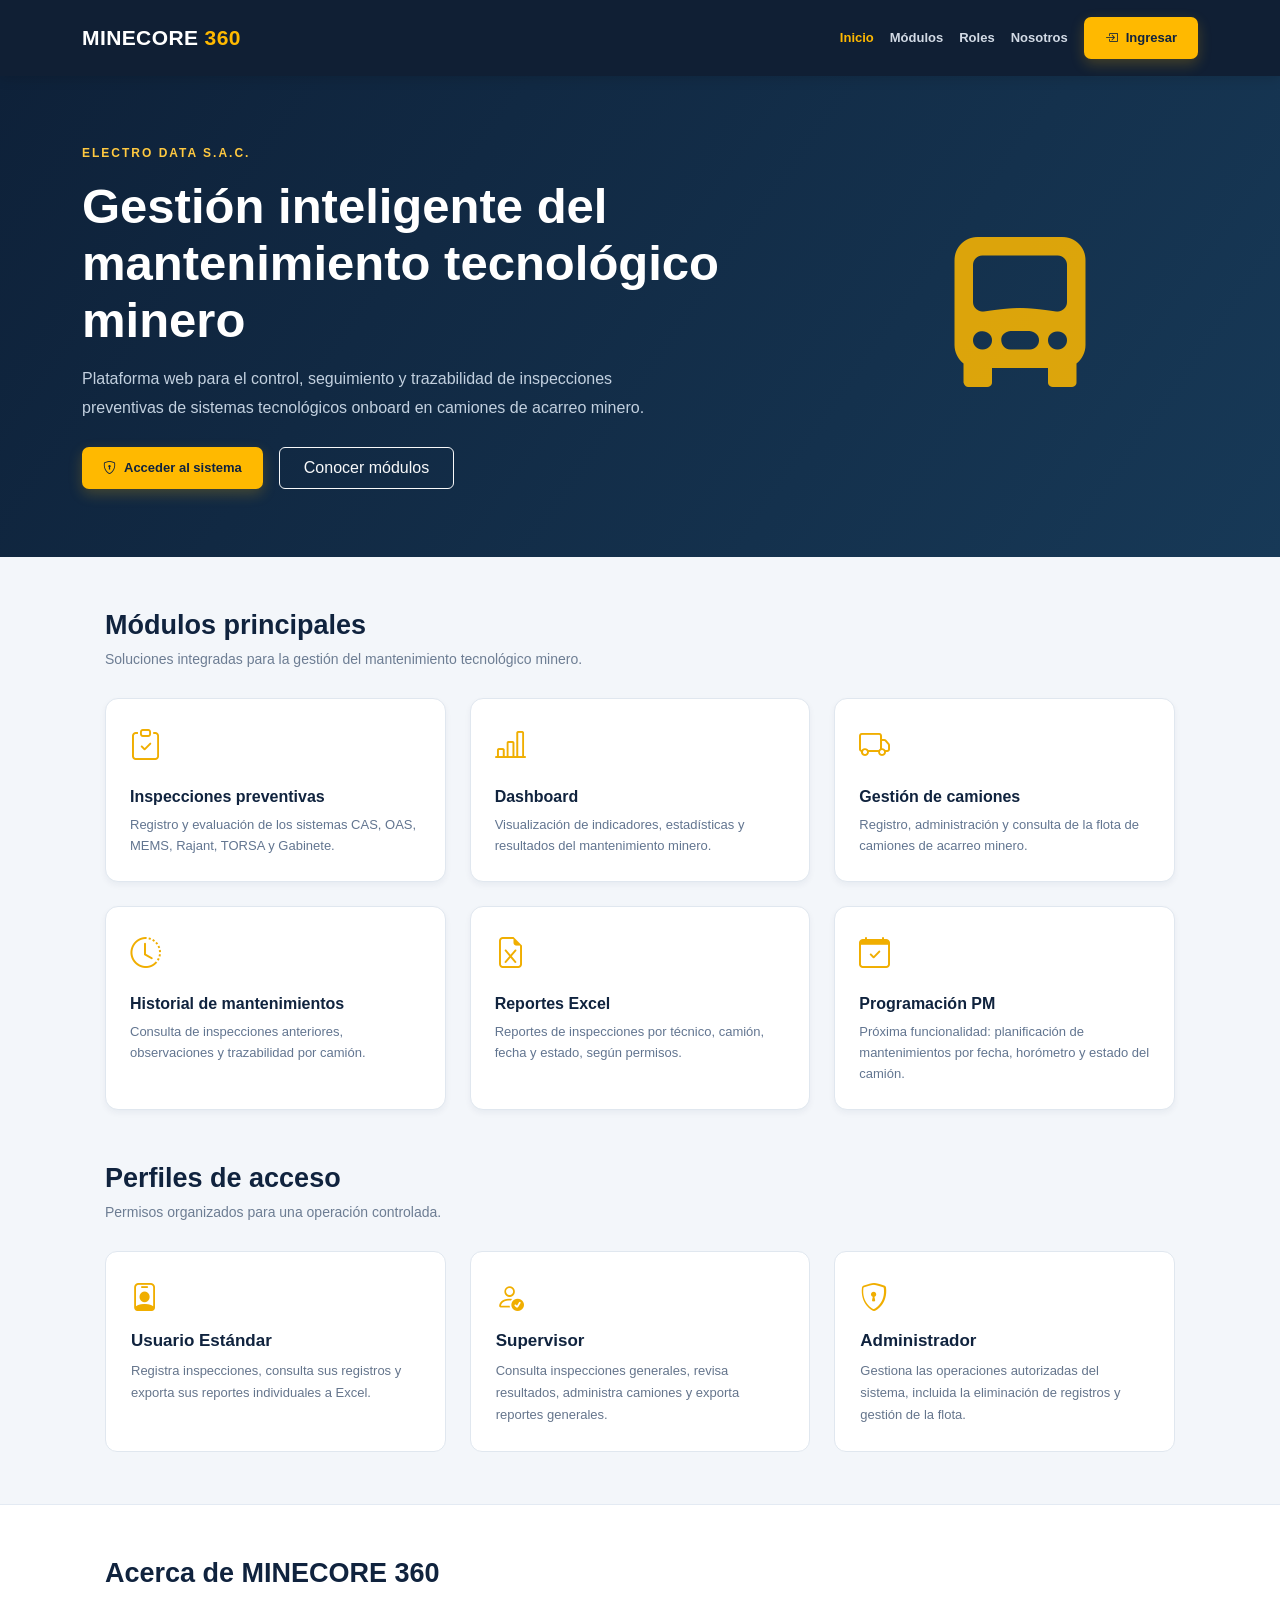
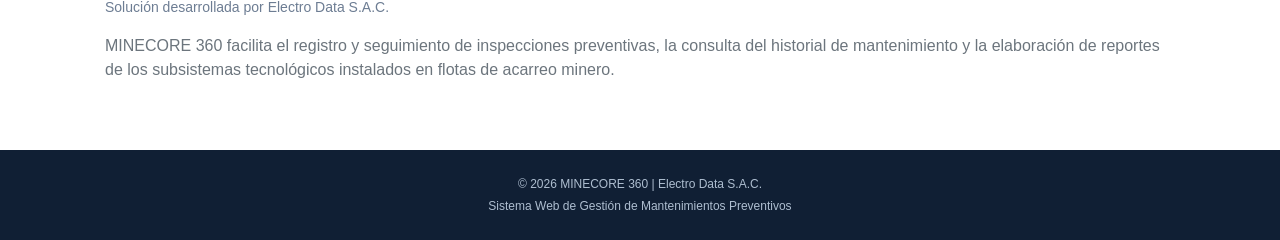
<file: src/main/java/com/electrodata/minecore360/respaldo/index.html>
<!doctype html>
<html lang="es" xmlns:th="http://www.thymeleaf.org">
  <head>
    <meta charset="UTF-8" />
    <meta name="viewport" content="width=device-width, initial-scale=1.0" />
    <title>MINECORE 360 | Electro Data S.A.C.</title>

    <link
      href="https://cdn.jsdelivr.net/npm/bootstrap@5.3.3/dist/css/bootstrap.min.css"
      rel="stylesheet"
    />
    <link
      href="https://cdn.jsdelivr.net/npm/bootstrap-icons@1.11.3/font/bootstrap-icons.min.css"
      rel="stylesheet"
    />

    <style>
      :root {
        --azul: #101f34;
        --amarillo: #ffb900;
        --fondo: #f3f6fa;
        --texto: #10233e;
      }

      * {
        box-sizing: border-box;
      }
      html {
        scroll-behavior: smooth;
      }

      body {
        margin: 0;
        font-family: Arial, Helvetica, sans-serif;
        background: var(--fondo);
        color: var(--texto);
      }

      .navbar-minecore {
        background: var(--azul);
        padding: 17px 0;
        box-shadow: 0 3px 12px rgba(0, 0, 0, 0.12);
      }

      .marca {
        font-size: 21px;
        font-weight: 900;
        color: white;
        text-decoration: none;
        letter-spacing: 0.4px;
      }

      .marca span {
        color: var(--amarillo);
      }

      .menu-link {
        color: #d2dae5;
        text-decoration: none;
        font-size: 13px;
        font-weight: 700;
        transition: 0.2s;
      }

      .menu-link:hover,
      .menu-link.activo {
        color: var(--amarillo);
      }

      .btn-ingresar {
        display: inline-flex;
        align-items: center;
        justify-content: center;
        gap: 8px;
        padding: 11px 21px;
        border-radius: 7px;
        background: var(--amarillo);
        color: #10233e;
        text-decoration: none;
        font-weight: 800;
        font-size: 13px;
        border: none;
        box-shadow: 0 5px 14px rgba(255, 185, 0, 0.22);
      }

      .btn-ingresar:hover {
        background: #e9ab00;
        color: #10233e;
      }

      .hero {
        background: linear-gradient(125deg, #0e2139, #173957);
        color: white;
        padding: 68px 0;
      }

      .hero-etiqueta {
        color: #ffc940;
        font-weight: 800;
        letter-spacing: 2px;
        font-size: 12px;
        text-transform: uppercase;
      }

      .hero h1 {
        font-size: clamp(30px, 4vw, 49px);
        font-weight: 900;
        line-height: 1.17;
        margin: 16px 0;
      }

      .hero p {
        color: #c2d0df;
        line-height: 1.8;
        max-width: 590px;
      }

      .hero-icono {
        font-size: 150px;
        color: var(--amarillo);
        opacity: 0.85;
        text-align: center;
      }

      .seccion {
        max-width: 1100px;
        margin: 0 auto;
        padding: 52px 15px;
        scroll-margin-top: 90px;
      }

      .titulo-seccion {
        font-size: 27px;
        font-weight: 900;
        margin-bottom: 8px;
      }

      .subtitulo-seccion {
        color: #6d7d93;
        font-size: 14px;
        margin-bottom: 28px;
      }

      .tarjeta-modulo {
        display: block;
        height: 100%;
        background: white;
        border: 1px solid #e0e7ef;
        border-radius: 13px;
        padding: 24px;
        box-shadow: 0 3px 6px rgba(20, 40, 70, 0.05);
        color: inherit;
        text-decoration: none;
        transition: 0.2s;
      }

      .tarjeta-modulo:hover {
        transform: translateY(-4px);
        border-color: #f1c75e;
        box-shadow: 0 8px 22px rgba(20, 40, 70, 0.1);
        color: inherit;
      }

      .tarjeta-modulo i {
        color: #f0ae00;
        font-size: 31px;
        display: inline-block;
        margin-bottom: 17px;
      }

      .tarjeta-modulo h3 {
        font-size: 16px;
        font-weight: 900;
        margin-bottom: 9px;
      }

      .tarjeta-modulo p {
        color: #627590;
        font-size: 13px;
        line-height: 1.6;
        margin-bottom: 0;
      }

      .tarjeta-rol {
        background: white;
        border: 1px solid #e0e7ef;
        border-radius: 12px;
        padding: 25px;
        height: 100%;
      }

      .tarjeta-rol i {
        color: #f0ae00;
        font-size: 28px;
      }

      .tarjeta-rol h3 {
        font-size: 17px;
        font-weight: 800;
        margin-top: 12px;
      }

      .tarjeta-rol p {
        color: #65758c;
        font-size: 13px;
        line-height: 1.7;
        margin-bottom: 0;
      }

      .seccion-nosotros {
        background: #fff;
        border-top: 1px solid #e3eaf3;
      }

      footer {
        background: var(--azul);
        color: #aebed0;
        padding: 25px 0;
        font-size: 12px;
        text-align: center;
      }

      @media (max-width: 768px) {
        .hero {
          padding: 43px 0;
        }
        .hero-icono {
          display: none;
        }
        .seccion {
          padding-top: 36px;
          padding-bottom: 36px;
        }
        .menu-link {
          font-size: 12px;
        }
      }
    </style>
  </head>
  <body>
    <!-- NAVEGACIÓN -->
    <nav class="navbar navbar-expand-lg navbar-dark navbar-minecore sticky-top">
      <div class="container">
        <a th:href="@{/}" class="marca"> MINECORE <span>360</span> </a>

        <button
          class="navbar-toggler"
          type="button"
          data-bs-toggle="collapse"
          data-bs-target="#menuPrincipal"
          aria-controls="menuPrincipal"
          aria-expanded="false"
          aria-label="Abrir menú"
        >
          <span class="navbar-toggler-icon"></span>
        </button>

        <div class="collapse navbar-collapse" id="menuPrincipal">
          <div
            class="ms-auto d-flex flex-column flex-lg-row align-items-lg-center gap-3 mt-3 mt-lg-0"
          >
            <a th:href="@{/}" class="menu-link activo">Inicio</a>
            <a th:href="@{/#modulos}" class="menu-link">Módulos</a>
            <a th:href="@{/#roles}" class="menu-link">Roles</a>
            <a th:href="@{/#nosotros}" class="menu-link">Nosotros</a>

            <!-- BOTÓN DE ACCESO FUNCIONAL -->
            <a th:href="@{/login}" class="btn-ingresar">
              <i class="bi bi-box-arrow-in-right"></i>
              Ingresar
            </a>
          </div>
        </div>
      </div>
    </nav>

    <!-- PORTADA -->
    <section id="inicio" class="hero">
      <div class="container">
        <div class="row align-items-center g-4">
          <div class="col-lg-8">
            <div class="hero-etiqueta">Electro Data S.A.C.</div>

            <h1>Gestión inteligente del mantenimiento tecnológico minero</h1>

            <p>
              Plataforma web para el control, seguimiento y trazabilidad de
              inspecciones preventivas de sistemas tecnológicos onboard en
              camiones de acarreo minero.
            </p>

            <div class="d-flex flex-wrap gap-3 mt-4">
              <a th:href="@{/login}" class="btn-ingresar">
                <i class="bi bi-shield-lock"></i>
                Acceder al sistema
              </a>

              <a th:href="@{/#modulos}" class="btn btn-outline-light px-4 py-2">
                Conocer módulos
              </a>
            </div>
          </div>

          <div class="col-lg-4 hero-icono">
            <i class="bi bi-truck-front-fill"></i>
          </div>
        </div>
      </div>
    </section>

    <!-- MÓDULOS -->
    <section id="modulos" class="seccion">
      <h2 class="titulo-seccion">Módulos principales</h2>

      <p class="subtitulo-seccion">
        Soluciones integradas para la gestión del mantenimiento tecnológico
        minero.
      </p>

      <div class="row g-4">
        <div class="col-md-6 col-lg-4">
          <a th:href="@{/inspecciones}" class="tarjeta-modulo">
            <i class="bi bi-clipboard-check"></i>
            <h3>Inspecciones preventivas</h3>
            <p>
              Registro y evaluación de los sistemas CAS, OAS, MEMS, Rajant,
              TORSA y Gabinete.
            </p>
          </a>
        </div>

        <div class="col-md-6 col-lg-4">
          <a th:href="@{/dashboard}" class="tarjeta-modulo">
            <i class="bi bi-bar-chart-line"></i>
            <h3>Dashboard</h3>
            <p>
              Visualización de indicadores, estadísticas y resultados del
              mantenimiento minero.
            </p>
          </a>
        </div>

        <div class="col-md-6 col-lg-4">
          <a th:href="@{/camiones}" class="tarjeta-modulo">
            <i class="bi bi-truck"></i>
            <h3>Gestión de camiones</h3>
            <p>
              Registro, administración y consulta de la flota de camiones de
              acarreo minero.
            </p>
          </a>
        </div>

        <div class="col-md-6 col-lg-4">
          <a th:href="@{/inspecciones}" class="tarjeta-modulo">
            <i class="bi bi-clock-history"></i>
            <h3>Historial de mantenimientos</h3>
            <p>
              Consulta de inspecciones anteriores, observaciones y trazabilidad
              por camión.
            </p>
          </a>
        </div>

        <div class="col-md-6 col-lg-4">
          <a th:href="@{/inspecciones}" class="tarjeta-modulo">
            <i class="bi bi-file-earmark-excel"></i>
            <h3>Reportes Excel</h3>
            <p>
              Reportes de inspecciones por técnico, camión, fecha y estado,
              según permisos.
            </p>
          </a>
        </div>

        <div class="col-md-6 col-lg-4">
          <a th:href="@{/login}" class="tarjeta-modulo">
            <i class="bi bi-calendar-check"></i>
            <h3>Programación PM</h3>
            <p>
              Próxima funcionalidad: planificación de mantenimientos por fecha,
              horómetro y estado del camión.
            </p>
          </a>
        </div>
      </div>
    </section>

    <!-- ROLES -->
    <section id="roles" class="seccion pt-0">
      <h2 class="titulo-seccion">Perfiles de acceso</h2>

      <p class="subtitulo-seccion">
        Permisos organizados para una operación controlada.
      </p>

      <div class="row g-4">
        <div class="col-md-4">
          <div class="tarjeta-rol">
            <i class="bi bi-person-badge"></i>
            <h3>Usuario Estándar</h3>
            <p>
              Registra inspecciones, consulta sus registros y exporta sus
              reportes individuales a Excel.
            </p>
          </div>
        </div>

        <div class="col-md-4">
          <div class="tarjeta-rol">
            <i class="bi bi-person-check"></i>
            <h3>Supervisor</h3>
            <p>
              Consulta inspecciones generales, revisa resultados, administra
              camiones y exporta reportes generales.
            </p>
          </div>
        </div>

        <div class="col-md-4">
          <div class="tarjeta-rol">
            <i class="bi bi-shield-lock"></i>
            <h3>Administrador</h3>
            <p>
              Gestiona las operaciones autorizadas del sistema, incluida la
              eliminación de registros y gestión de la flota.
            </p>
          </div>
        </div>
      </div>
    </section>

    <!-- NOSOTROS -->
    <section id="nosotros" class="seccion-nosotros">
      <div class="seccion">
        <h2 class="titulo-seccion">Acerca de MINECORE 360</h2>

        <p class="subtitulo-seccion mb-3">
          Solución desarrollada por Electro Data S.A.C.
        </p>

        <p class="text-secondary">
          MINECORE 360 facilita el registro y seguimiento de inspecciones
          preventivas, la consulta del historial de mantenimiento y la
          elaboración de reportes de los subsistemas tecnológicos instalados en
          flotas de acarreo minero.
        </p>
      </div>
    </section>

    <footer>
      © 2026 MINECORE 360 | Electro Data S.A.C.
      <span class="d-block mt-1">
        Sistema Web de Gestión de Mantenimientos Preventivos
      </span>
    </footer>

    <script src="https://cdn.jsdelivr.net/npm/bootstrap@5.3.3/dist/js/bootstrap.bundle.min.js"></script>
  </body>
</html>
</file>
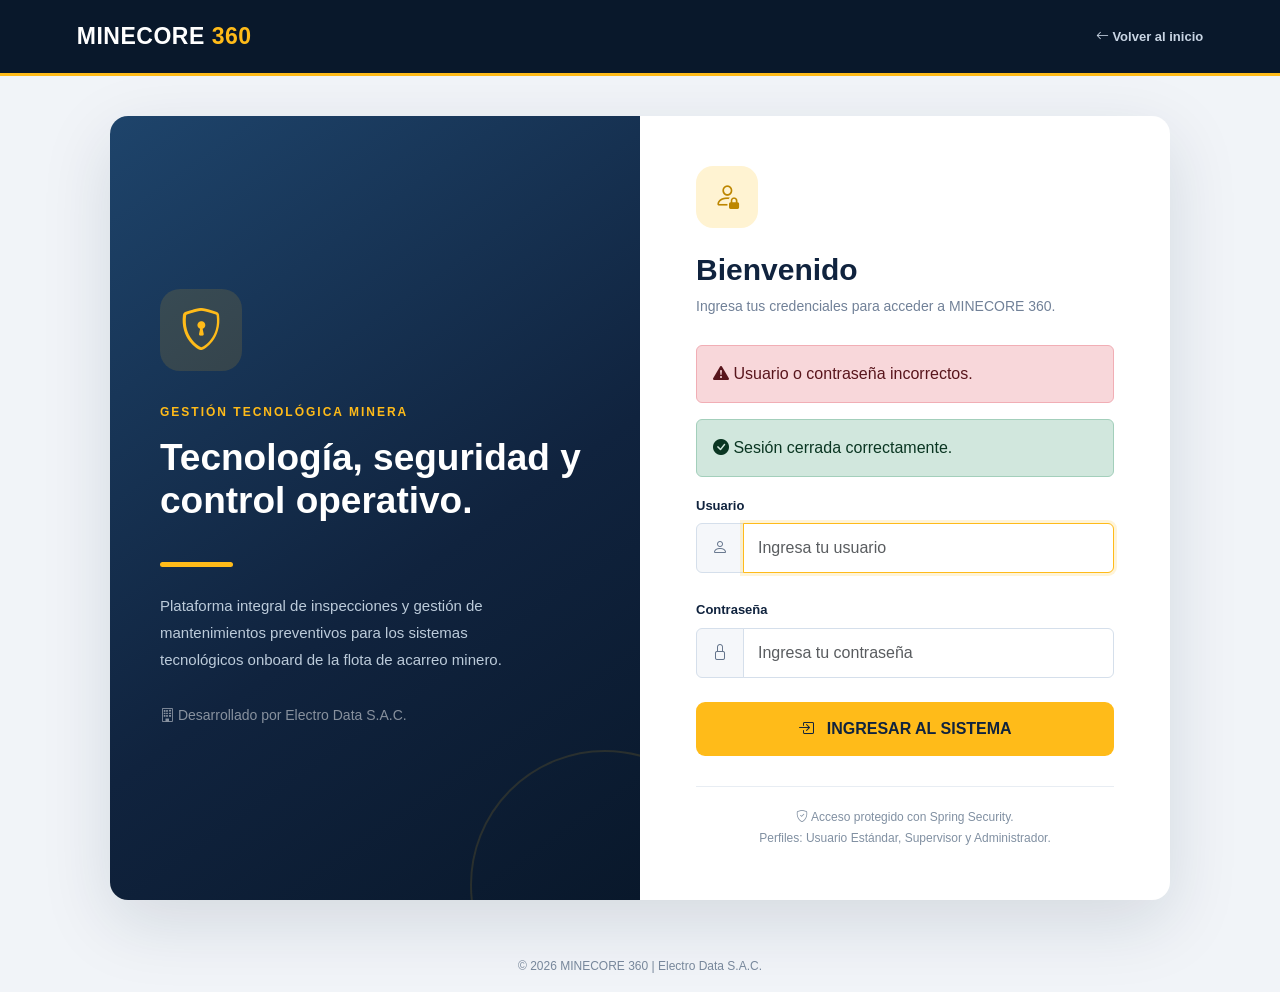
<file: src/main/resources/templates/login.html>
<!doctype html>
<html lang="es" xmlns:th="http://www.thymeleaf.org">
  <head>
    <meta charset="UTF-8" />
    <meta name="viewport" content="width=device-width, initial-scale=1.0" />

    <title>Iniciar sesión | MINECORE 360</title>

    <link
      href="https://cdn.jsdelivr.net/npm/bootstrap@5.3.3/dist/css/bootstrap.min.css"
      rel="stylesheet"
    />

    <link
      href="https://cdn.jsdelivr.net/npm/bootstrap-icons@1.11.3/font/bootstrap-icons.min.css"
      rel="stylesheet"
    />

    <style>
      :root {
        --azul: #10233e;
        --azul-oscuro: #09182b;
        --amarillo: #ffbb19;
        --gris: #718198;
      }

      * {
        box-sizing: border-box;
      }

      body {
        margin: 0;
        min-height: 100vh;
        font-family: Arial, Helvetica, sans-serif;
        background: #f1f4f8;
        display: flex;
        flex-direction: column;
      }

      .barra-superior {
        background: var(--azul-oscuro);
        border-bottom: 3px solid var(--amarillo);
        padding: 19px 6%;
        display: flex;
        justify-content: space-between;
        align-items: center;
        gap: 12px;
      }

      .marca {
        color: white;
        font-weight: 900;
        font-size: 23px;
        letter-spacing: 0.5px;
        text-decoration: none;
      }

      .marca span {
        color: var(--amarillo);
      }

      .volver {
        color: #c9d5e4;
        font-size: 13px;
        font-weight: 700;
        text-decoration: none;
      }

      .volver:hover {
        color: var(--amarillo);
      }

      main {
        flex: 1;
        display: flex;
        justify-content: center;
        align-items: center;
        padding: 40px 20px;
      }

      .contenedor-login {
        display: grid;
        grid-template-columns: 1fr 1fr;
        max-width: 1060px;
        width: 100%;
        min-height: 545px;
        border-radius: 18px;
        overflow: hidden;
        background: white;
        box-shadow: 0 22px 70px rgba(16, 35, 62, 0.13);
      }

      .panel-marca {
        background: linear-gradient(
          145deg,
          #1e446b 0%,
          #10233e 58%,
          #09182b 100%
        );
        color: white;
        padding: 55px 50px;
        display: flex;
        flex-direction: column;
        justify-content: center;
        position: relative;
        overflow: hidden;
      }

      .panel-marca::after {
        content: "";
        width: 270px;
        height: 270px;
        border: 2px solid rgba(255, 187, 25, 0.12);
        border-radius: 50%;
        position: absolute;
        bottom: -120px;
        right: -100px;
      }

      .icono-grande {
        width: 82px;
        height: 82px;
        border-radius: 20px;
        background: rgba(255, 187, 25, 0.13);
        color: var(--amarillo);
        display: flex;
        justify-content: center;
        align-items: center;
        font-size: 42px;
        margin-bottom: 32px;
      }

      .etiqueta {
        color: var(--amarillo);
        font-weight: 800;
        font-size: 12px;
        letter-spacing: 2px;
        text-transform: uppercase;
        margin-bottom: 15px;
      }

      .titulo-industrial {
        font-size: 37px;
        line-height: 1.17;
        font-weight: 900;
        margin-bottom: 20px;
      }

      .descripcion {
        color: #bccbda;
        font-size: 15px;
        line-height: 1.8;
        max-width: 380px;
      }

      .linea {
        height: 5px;
        width: 73px;
        background: var(--amarillo);
        border-radius: 10px;
        margin: 20px 0 25px;
      }

      .panel-formulario {
        padding: 50px 56px;
        display: flex;
        flex-direction: column;
        justify-content: center;
      }

      .icono-bienvenida {
        width: 62px;
        height: 62px;
        border-radius: 17px;
        background: #fff3d2;
        color: #bd8600;
        display: flex;
        align-items: center;
        justify-content: center;
        font-size: 27px;
        margin-bottom: 24px;
      }

      .titulo-acceso {
        font-size: 30px;
        color: var(--azul);
        font-weight: 900;
        margin-bottom: 8px;
      }

      .subtitulo-acceso {
        color: var(--gris);
        font-size: 14px;
        margin-bottom: 28px;
      }

      .form-label {
        font-size: 13px;
        color: var(--azul);
        font-weight: 800;
        margin-bottom: 8px;
      }

      .input-group-text {
        background: #f5f7fa;
        color: #64748b;
        border: 1px solid #d5dfeb;
        padding: 12px 15px;
      }

      .form-control {
        border: 1px solid #d5dfeb;
        padding: 12px 14px;
        min-height: 47px;
      }

      .form-control:focus {
        border-color: var(--amarillo);
        box-shadow: 0 0 0 3px rgba(255, 187, 25, 0.17);
      }

      .btn-login {
        display: block;
        width: 100%;
        border: none;
        border-radius: 9px;
        background: var(--amarillo);
        color: var(--azul);
        font-weight: 900;
        padding: 15px;
        margin-top: 10px;
        transition: 0.2s;
      }

      .btn-login:hover {
        background: #e9a900;
      }

      .informacion {
        text-align: center;
        margin-top: 30px;
        padding-top: 20px;
        border-top: 1px solid #e8edf3;
        color: #8190a2;
        font-size: 12px;
        line-height: 1.8;
      }

      footer {
        text-align: center;
        color: #77879b;
        font-size: 12px;
        padding: 17px;
      }

      @media (max-width: 850px) {
        .contenedor-login {
          max-width: 530px;
          grid-template-columns: 1fr;
        }

        .panel-marca {
          padding: 35px;
        }
        .titulo-industrial {
          font-size: 27px;
        }
        .panel-formulario {
          padding: 38px 30px;
        }
      }

      @media (max-width: 480px) {
        .barra-superior {
          padding: 18px;
        }
        .marca {
          font-size: 19px;
        }
        .volver {
          font-size: 11px;
        }
      }
    </style>
  </head>

  <body>
    <header class="barra-superior">
      <a th:href="@{/}" class="marca"> MINECORE <span>360</span> </a>

      <a th:href="@{/}" class="volver">
        <i class="bi bi-arrow-left"></i>
        Volver al inicio
      </a>
    </header>

    <main>
      <div class="contenedor-login">
        <!-- IDENTIDAD DEL SISTEMA -->
        <section class="panel-marca">
          <div class="icono-grande">
            <i class="bi bi-shield-lock"></i>
          </div>

          <span class="etiqueta"> Gestión tecnológica minera </span>

          <h1 class="titulo-industrial">
            Tecnología, seguridad y control operativo.
          </h1>

          <div class="linea"></div>

          <p class="descripcion">
            Plataforma integral de inspecciones y gestión de mantenimientos
            preventivos para los sistemas tecnológicos onboard de la flota de
            acarreo minero.
          </p>

          <p class="small text-white-50 mt-3 mb-0">
            <i class="bi bi-building"></i>
            Desarrollado por Electro Data S.A.C.
          </p>
        </section>

        <!-- ACCESO -->
        <section class="panel-formulario">
          <div class="icono-bienvenida">
            <i class="bi bi-person-lock"></i>
          </div>

          <h2 class="titulo-acceso">Bienvenido</h2>

          <p class="subtitulo-acceso">
            Ingresa tus credenciales para acceder a MINECORE 360.
          </p>

          <!-- CREDENCIALES INCORRECTAS -->
          <div
            th:if="${param.error != null}"
            class="alert alert-danger"
            role="alert"
          >
            <i class="bi bi-exclamation-triangle-fill"></i>
            Usuario o contraseña incorrectos.
          </div>

          <!-- LOGOUT -->
          <div
            th:if="${param.logout != null}"
            class="alert alert-success"
            role="status"
          >
            <i class="bi bi-check-circle-fill"></i>
            Sesión cerrada correctamente.
          </div>

          <!-- LOGIN SPRING SECURITY -->
          <form th:action="@{/login}" method="post">
            <!-- TOKEN CSRF -->
            <input
              type="hidden"
              th:name="${_csrf.parameterName}"
              th:value="${_csrf.token}"
            />

            <div class="mb-4">
              <label for="username" class="form-label"> Usuario </label>

              <div class="input-group">
                <span class="input-group-text">
                  <i class="bi bi-person"></i>
                </span>

                <input
                  type="text"
                  id="username"
                  name="username"
                  class="form-control"
                  placeholder="Ingresa tu usuario"
                  autocomplete="username"
                  required
                  autofocus
                />
              </div>
            </div>

            <div class="mb-4">
              <label for="password" class="form-label"> Contraseña </label>

              <div class="input-group">
                <span class="input-group-text">
                  <i class="bi bi-lock"></i>
                </span>

                <input
                  type="password"
                  id="password"
                  name="password"
                  class="form-control"
                  placeholder="Ingresa tu contraseña"
                  autocomplete="current-password"
                  required
                />
              </div>
            </div>

            <button type="submit" class="btn-login">
              <i class="bi bi-box-arrow-in-right me-2"></i>
              INGRESAR AL SISTEMA
            </button>
          </form>

          <div class="informacion">
            <i class="bi bi-shield-check"></i>
            Acceso protegido con Spring Security.

            <div>Perfiles: Usuario Estándar, Supervisor y Administrador.</div>
          </div>
        </section>
      </div>
    </main>

    <footer>© 2026 MINECORE 360 | Electro Data S.A.C.</footer>
  </body>
</html>
</file>
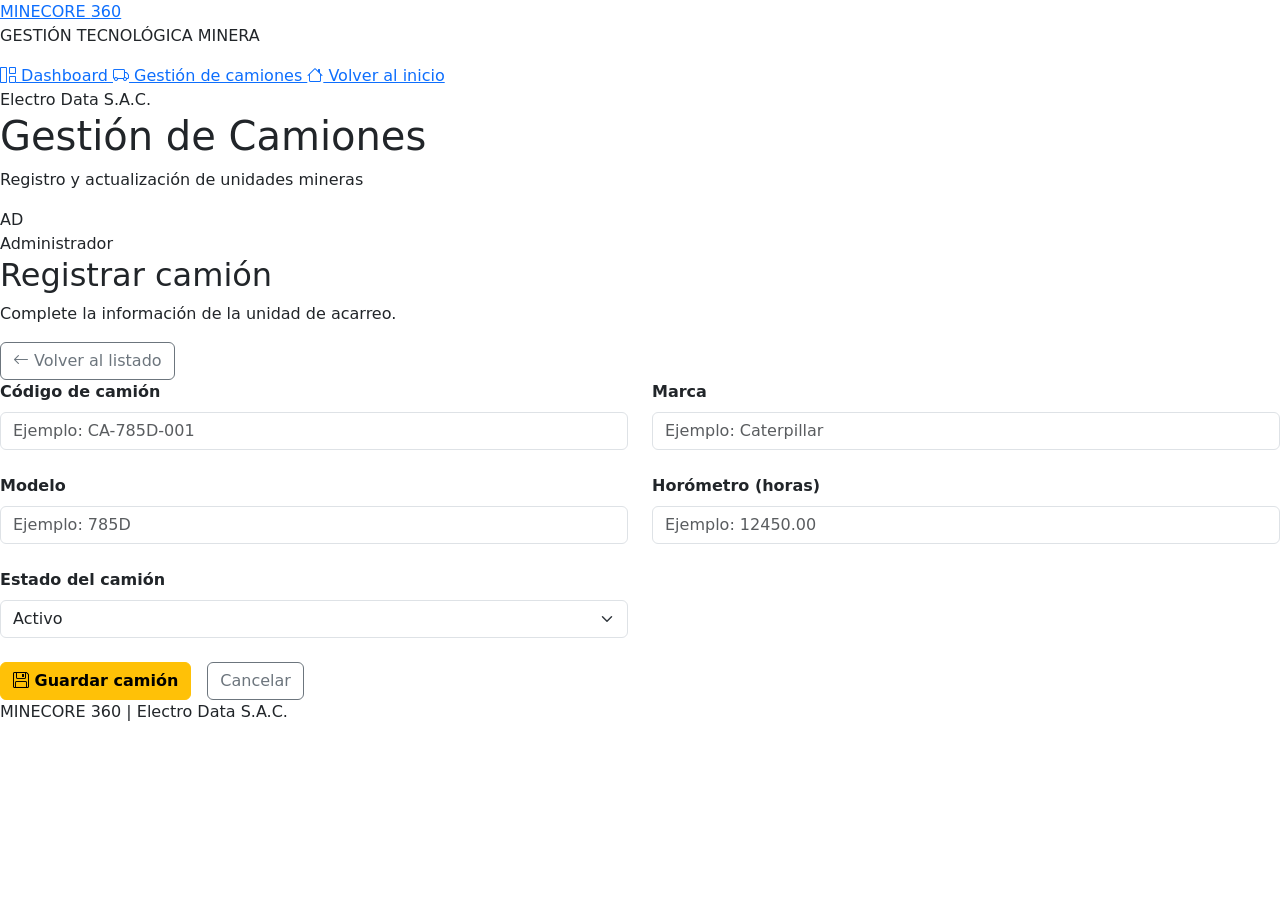
<file: src/main/resources/templates/camiones/formulario.html>
<!DOCTYPE html>
<html lang="es" xmlns:th="http://www.thymeleaf.org">
<head>
    <meta charset="UTF-8">
    <meta name="viewport"
          content="width=device-width, initial-scale=1.0">

    <title>Formulario de Camiones | MINECORE 360</title>

    <link rel="stylesheet"
          href="https://cdn.jsdelivr.net/npm/bootstrap@5.3.3/dist/css/bootstrap.min.css">

    <link rel="stylesheet"
          href="https://cdn.jsdelivr.net/npm/bootstrap-icons@1.11.3/font/bootstrap-icons.min.css">

    <link rel="stylesheet"
          th:href="@{/css/dashboard.css(v=4)}">
</head>

<body>

<div class="dashboard-layout">

    <!-- MENÚ LATERAL -->
    <aside class="sidebar">
        <a th:href="@{/}" class="sidebar-brand">
            <i class="bi bi-mountains"></i>
            MINECORE <span>360</span>
        </a>

        <p class="sidebar-subtitle">
            GESTIÓN TECNOLÓGICA MINERA
        </p>

        <div class="sidebar-divider"></div>

        <nav class="sidebar-nav">

            <a th:href="@{/dashboard}" class="sidebar-link">
                <i class="bi bi-grid-1x2"></i>
                Dashboard
            </a>

            <a th:href="@{/camiones}" class="sidebar-link active">
                <i class="bi bi-truck"></i>
                Gestión de camiones
            </a>

            <a th:href="@{/}" class="sidebar-link">
                <i class="bi bi-house"></i>
                Volver al inicio
            </a>

        </nav>

        <div class="sidebar-footer">
            Electro Data S.A.C.
        </div>
    </aside>

    <!-- CONTENIDO -->
    <div class="main-wrapper">

        <header class="topbar">
            <div class="topbar-left">
                <div>
                    <h1>Gestión de Camiones</h1>
                    <p>Registro y actualización de unidades mineras</p>
                </div>
            </div>

            <div class="topbar-right">
                <div class="user-avatar">AD</div>
                <span class="user-name">Administrador</span>
            </div>
        </header>

        <main class="dashboard-content">

            <!-- ENCABEZADO -->
            <div class="welcome-section">
                <div>
                    <h2 th:text="${camion.id == null ? 'Registrar camión' : 'Editar camión'}">
                        Registrar camión
                    </h2>

                    <p>
                        Complete la información de la unidad de acarreo.
                    </p>
                </div>

                <a th:href="@{/camiones}"
                   class="btn btn-outline-secondary">
                    <i class="bi bi-arrow-left"></i>
                    Volver al listado
                </a>
            </div>

            <!-- FORMULARIO -->
            <div class="panel-card">

                <form th:action="@{/camiones/guardar}"
                      th:object="${camion}"
                      method="post">

                    <input type="hidden" th:field="*{id}">

                    <div class="row g-4">

                        <!-- CÓDIGO -->
                        <div class="col-md-6">
                            <label for="codigo" class="form-label fw-semibold">
                                Código de camión
                            </label>

                            <input type="text"
                                   id="codigo"
                                   th:field="*{codigo}"
                                   class="form-control"
                                   th:classappend="${#fields.hasErrors('codigo')} ? 'is-invalid' : ''"
                                   placeholder="Ejemplo: CA-785D-001"
                                   maxlength="30"
                                   required>

                            <div class="invalid-feedback"
                                 th:if="${#fields.hasErrors('codigo')}"
                                 th:errors="*{codigo}">
                            </div>
                        </div>

                        <!-- MARCA -->
                        <div class="col-md-6">
                            <label for="marca" class="form-label fw-semibold">
                                Marca
                            </label>

                            <input type="text"
                                   id="marca"
                                   th:field="*{marca}"
                                   class="form-control"
                                   th:classappend="${#fields.hasErrors('marca')} ? 'is-invalid' : ''"
                                   placeholder="Ejemplo: Caterpillar"
                                   maxlength="50"
                                   required>

                            <div class="invalid-feedback"
                                 th:if="${#fields.hasErrors('marca')}"
                                 th:errors="*{marca}">
                            </div>
                        </div>

                        <!-- MODELO -->
                        <div class="col-md-6">
                            <label for="modelo" class="form-label fw-semibold">
                                Modelo
                            </label>

                            <input type="text"
                                   id="modelo"
                                   th:field="*{modelo}"
                                   class="form-control"
                                   th:classappend="${#fields.hasErrors('modelo')} ? 'is-invalid' : ''"
                                   placeholder="Ejemplo: 785D"
                                   maxlength="50"
                                   required>

                            <div class="invalid-feedback"
                                 th:if="${#fields.hasErrors('modelo')}"
                                 th:errors="*{modelo}">
                            </div>
                        </div>

                        <!-- HORÓMETRO -->
                        <div class="col-md-6">
                            <label for="horometro" class="form-label fw-semibold">
                                Horómetro (horas)
                            </label>

                            <input type="number"
                                   id="horometro"
                                   th:field="*{horometro}"
                                   class="form-control"
                                   th:classappend="${#fields.hasErrors('horometro')} ? 'is-invalid' : ''"
                                   min="0"
                                   max="9999999999.99"
                                   step="0.01"
                                   placeholder="Ejemplo: 12450.00"
                                   required>

                            <div class="invalid-feedback"
                                 th:if="${#fields.hasErrors('horometro')}"
                                 th:errors="*{horometro}">
                            </div>
                        </div>

                        <!-- ESTADO -->
                        <div class="col-md-6">
                            <label for="estado" class="form-label fw-semibold">
                                Estado del camión
                            </label>

                            <select id="estado"
                                    th:field="*{estado}"
                                    class="form-select"
                                    th:classappend="${#fields.hasErrors('estado')} ? 'is-invalid' : ''"
                                    required>

                                <option value="ACTIVO">Activo</option>
                                <option value="MANTENIMIENTO">Mantenimiento</option>
                                <option value="INACTIVO">Inactivo</option>

                            </select>

                            <div class="invalid-feedback"
                                 th:if="${#fields.hasErrors('estado')}"
                                 th:errors="*{estado}">
                            </div>
                        </div>

                    </div>

                    <!-- BOTONES -->
                    <div class="d-flex flex-wrap gap-3 mt-4">

                        <button type="submit"
                                class="btn btn-warning fw-semibold">
                            <i class="bi bi-floppy"></i>
                            Guardar camión
                        </button>

                        <a th:href="@{/camiones}"
                           class="btn btn-outline-secondary">
                            Cancelar
                        </a>

                    </div>

                </form>

            </div>

        </main>

        <footer class="dashboard-footer">
            MINECORE 360 | Electro Data S.A.C.
        </footer>

    </div>

</div>

<script src="https://cdn.jsdelivr.net/npm/bootstrap@5.3.3/dist/js/bootstrap.bundle.min.js"></script>

</body>
</html>
</file>
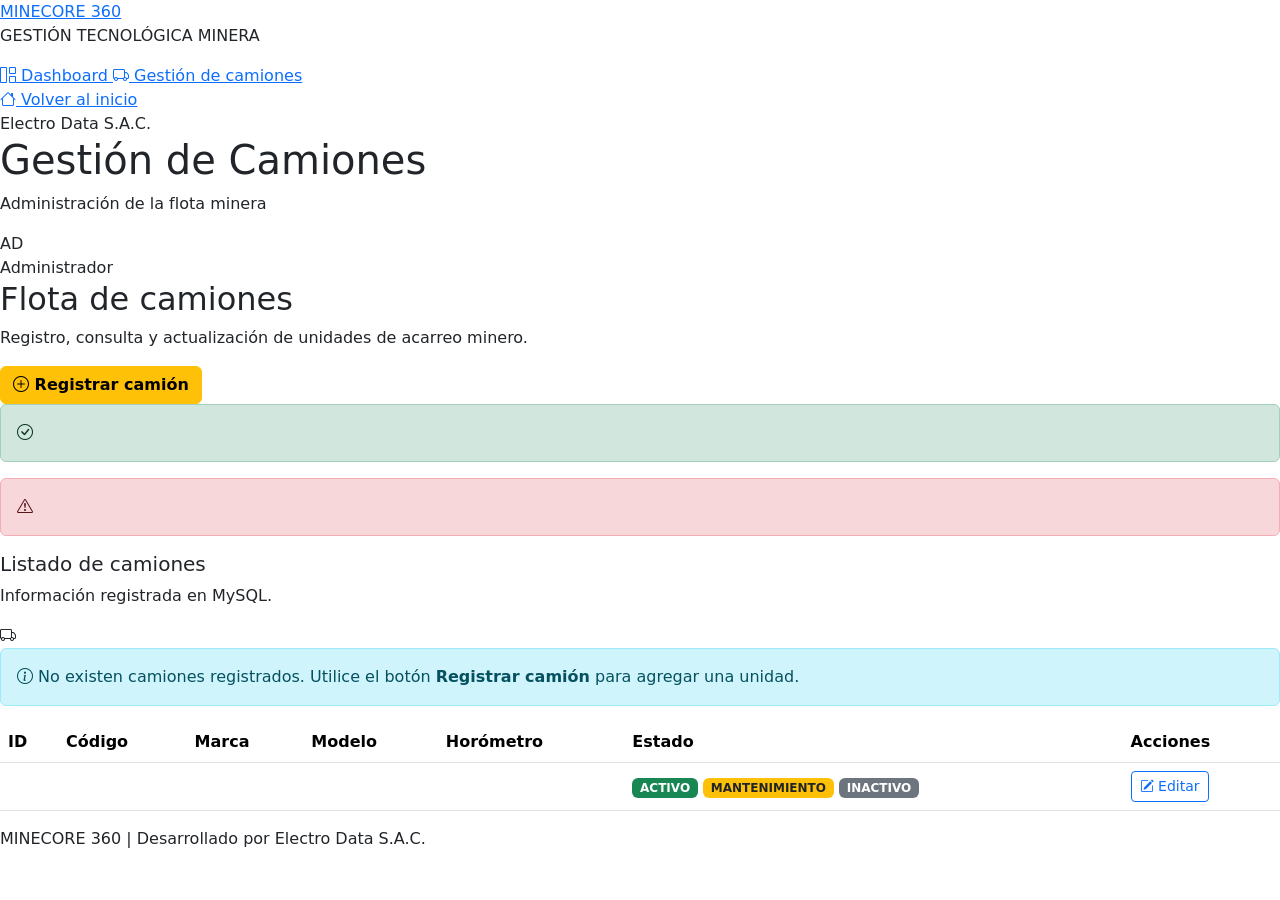
<file: src/main/resources/templates/camiones/lista.html>
<!DOCTYPE html>
<html lang="es" xmlns:th="http://www.thymeleaf.org">

<head>
    <meta charset="UTF-8">
    <meta name="viewport"
          content="width=device-width, initial-scale=1.0">

    <title>Gestión de Camiones | MINECORE 360</title>

    <!-- Bootstrap 5 -->
    <link rel="stylesheet"
          href="https://cdn.jsdelivr.net/npm/bootstrap@5.3.3/dist/css/bootstrap.min.css">

    <!-- Bootstrap Icons -->
    <link rel="stylesheet"
          href="https://cdn.jsdelivr.net/npm/bootstrap-icons@1.11.3/font/bootstrap-icons.min.css">

    <!-- CSS del dashboard -->
    <link rel="stylesheet"
          th:href="@{/css/dashboard.css(v=4)}">

</head>

<body>

<div class="dashboard-layout">

    <!-- MENÚ LATERAL -->
    <aside class="sidebar">

        <a th:href="@{/}" class="sidebar-brand">
            <i class="bi bi-mountains"></i>
            MINECORE <span>360</span>
        </a>

        <p class="sidebar-subtitle">
            GESTIÓN TECNOLÓGICA MINERA
        </p>

        <div class="sidebar-divider"></div>

        <nav class="sidebar-nav">

            <a th:href="@{/dashboard}"
               class="sidebar-link">
                <i class="bi bi-grid-1x2"></i>
                Dashboard
            </a>

            <a th:href="@{/camiones}"
               class="sidebar-link active">
                <i class="bi bi-truck"></i>
                Gestión de camiones
            </a>

            <div class="sidebar-divider"></div>

            <a th:href="@{/}"
               class="sidebar-link">
                <i class="bi bi-house"></i>
                Volver al inicio
            </a>

        </nav>

        <div class="sidebar-footer">
            Electro Data S.A.C.
        </div>

    </aside>

    <!-- CONTENIDO -->
    <div class="main-wrapper">

        <!-- BARRA SUPERIOR -->
        <header class="topbar">

            <div class="topbar-left">
                <div>
                    <h1>Gestión de Camiones</h1>
                    <p>Administración de la flota minera</p>
                </div>
            </div>

            <div class="topbar-right">
                <div class="user-avatar">AD</div>
                <span class="user-name">Administrador</span>
            </div>

        </header>

        <main class="dashboard-content">

            <!-- ENCABEZADO -->
            <section class="welcome-section">

                <div>
                    <h2>Flota de camiones</h2>
                    <p>
                        Registro, consulta y actualización
                        de unidades de acarreo minero.
                    </p>
                </div>

                <a th:href="@{/camiones/nuevo}"
                   class="btn btn-warning fw-semibold">
                    <i class="bi bi-plus-circle"></i>
                    Registrar camión
                </a>

            </section>

            <!-- MENSAJES -->
            <div th:if="${mensaje}"
                 class="alert alert-success"
                 role="alert">
                <i class="bi bi-check-circle"></i>
                <span th:text="${mensaje}"></span>
            </div>

            <div th:if="${error}"
                 class="alert alert-danger"
                 role="alert">
                <i class="bi bi-exclamation-triangle"></i>
                <span th:text="${error}"></span>
            </div>

            <!-- TABLA -->
            <section class="panel-card">

                <div class="panel-heading">

                    <div>
                        <h5>Listado de camiones</h5>
                        <p>
                            Información registrada en MySQL.
                        </p>
                    </div>

                    <i class="bi bi-truck"></i>

                </div>

                <!-- MENSAJE SIN REGISTROS -->
                <div th:if="${#lists.isEmpty(camiones)}"
                     class="alert alert-info">

                    <i class="bi bi-info-circle"></i>

                    No existen camiones registrados.
                    Utilice el botón
                    <strong>Registrar camión</strong>
                    para agregar una unidad.

                </div>

                <!-- LISTADO -->
                <div th:unless="${#lists.isEmpty(camiones)}"
                     class="table-responsive">

                    <table class="table table-hover align-middle">

                        <thead>
                            <tr>
                                <th>ID</th>
                                <th>Código</th>
                                <th>Marca</th>
                                <th>Modelo</th>
                                <th>Horómetro</th>
                                <th>Estado</th>
                                <th>Acciones</th>
                            </tr>
                        </thead>

                        <tbody>

                            <tr th:each="camion : ${camiones}">

                                <td th:text="${camion.id}"></td>

                                <td>
                                    <strong th:text="${camion.codigo}">
                                    </strong>
                                </td>

                                <td th:text="${camion.marca}"></td>

                                <td th:text="${camion.modelo}"></td>

                                <td th:text="${camion.horometro}"></td>

                                <td>

                                    <span th:if="${camion.estado == 'ACTIVO'}"
                                          class="badge bg-success">
                                        ACTIVO
                                    </span>

                                    <span th:if="${camion.estado == 'MANTENIMIENTO'}"
                                          class="badge bg-warning text-dark">
                                        MANTENIMIENTO
                                    </span>

                                    <span th:if="${camion.estado == 'INACTIVO'}"
                                          class="badge bg-secondary">
                                        INACTIVO
                                    </span>

                                </td>

                                <td>

                                    <a th:href="@{/camiones/editar/{id}(id=${camion.id})}"
                                       class="btn btn-sm btn-outline-primary">
                                        <i class="bi bi-pencil-square"></i>
                                        Editar
                                    </a>

                                </td>

                            </tr>

                        </tbody>

                    </table>

                </div>

            </section>

        </main>

        <!-- FOOTER -->
        <footer class="dashboard-footer">
            MINECORE 360 | Desarrollado por Electro Data S.A.C.
        </footer>

    </div>

</div>

<!-- Bootstrap JavaScript -->
<script src="https://cdn.jsdelivr.net/npm/bootstrap@5.3.3/dist/js/bootstrap.bundle.min.js"></script>

</body>
</html>
</file>
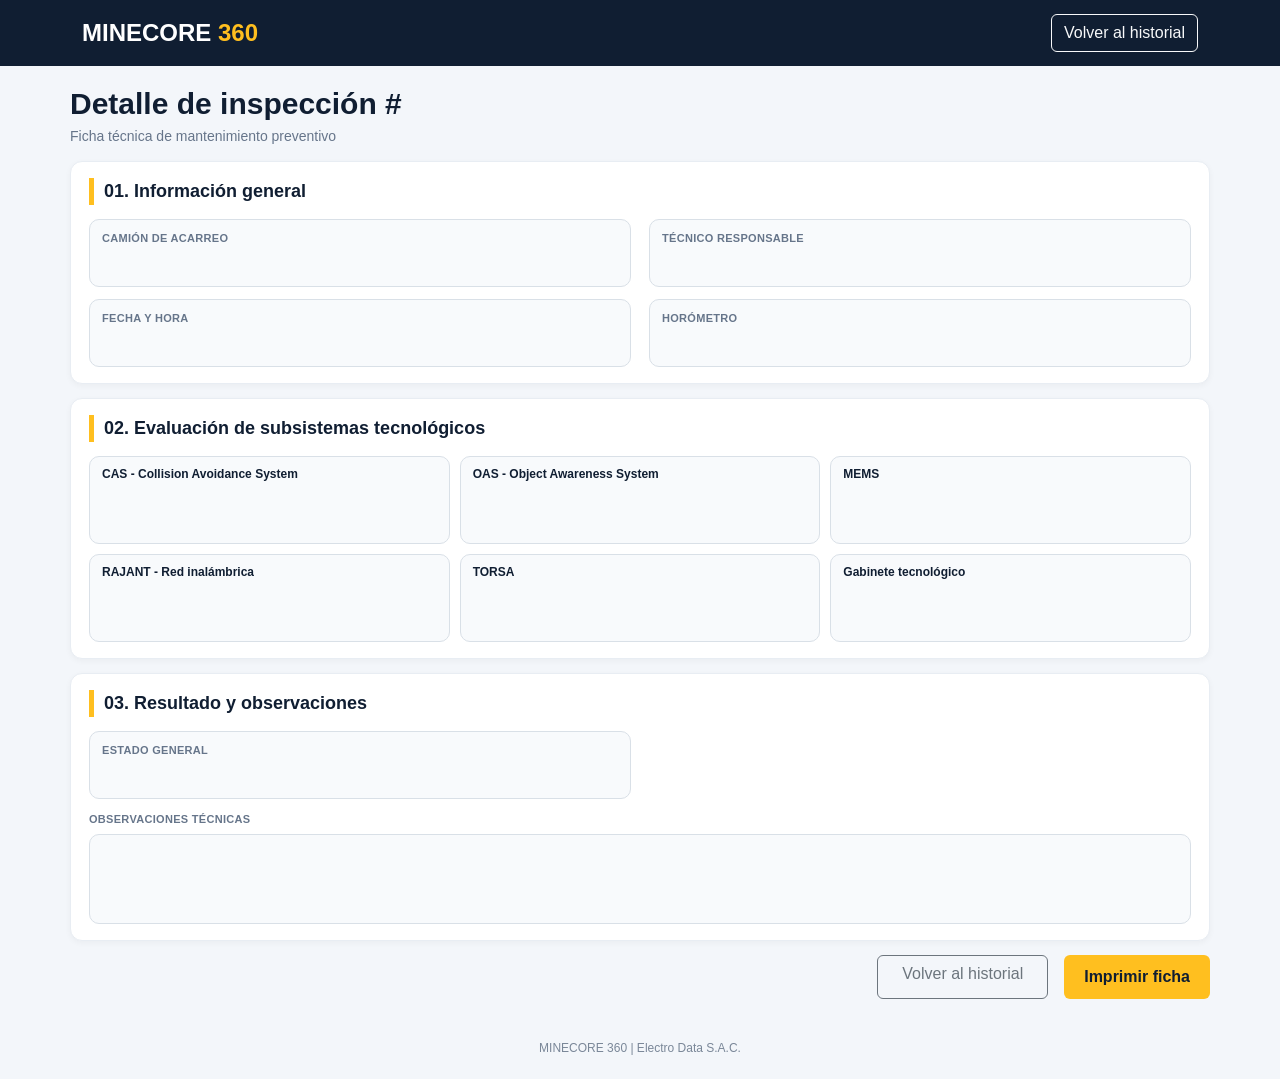
<file: src/main/resources/templates/inspecciones/detalle.html>
<!doctype html>
<html lang="es" xmlns:th="http://www.thymeleaf.org">
  <head>
    <meta charset="UTF-8" />
    <meta name="viewport" content="width=device-width, initial-scale=1.0" />
    <title>Detalle de inspección | MINECORE 360</title>

    <link
      href="https://cdn.jsdelivr.net/npm/bootstrap@5.3.3/dist/css/bootstrap.min.css"
      rel="stylesheet"
    />

    <style>
      :root {
        --azul: #101e32;
        --amarillo: #ffbf1f;
        --fondo: #f3f6fa;
        --gris-borde: #d9e0e7;
        --gris-suave: #f8fafc;
        --texto: #243247;
      }

      * {
        box-sizing: border-box;
      }

      body {
        background: var(--fondo);
        font-family: Arial, sans-serif;
        color: var(--texto);
        margin: 0;
        padding: 0;
      }

      .navbar-minecore {
        background: var(--azul);
        padding: 14px 0;
      }

      .marca {
        color: white;
        font-size: 24px;
        font-weight: 800;
        text-decoration: none;
      }

      .marca span {
        color: var(--amarillo);
      }

      .page-wrap {
        padding: 20px 0 30px;
      }

      .encabezado {
        margin-bottom: 14px;
      }

      .titulo {
        color: var(--azul);
        font-weight: 800;
        font-size: 30px;
        margin-bottom: 4px;
      }

      .subtitulo {
        color: #66758a;
        margin-bottom: 0;
        font-size: 14px;
      }

      .estado-principal {
        display: inline-block;
        padding: 6px 12px;
        border-radius: 20px;
        font-size: 12px;
        font-weight: 700;
        white-space: nowrap;
      }

      .card-minecore {
        background: white;
        border: 1px solid #e8edf3;
        border-radius: 12px;
        padding: 16px 18px;
        margin-bottom: 14px;
        box-shadow: 0 2px 6px rgba(0, 0, 0, 0.04);
      }

      .titulo-seccion {
        color: var(--azul);
        font-weight: 800;
        font-size: 18px;
        border-left: 5px solid var(--amarillo);
        padding-left: 10px;
        margin-bottom: 14px;
      }

      .info-grid {
        display: grid;
        grid-template-columns: repeat(2, minmax(0, 1fr));
        gap: 12px 18px;
      }

      .dato {
        background: var(--gris-suave);
        border: 1px solid var(--gris-borde);
        border-radius: 10px;
        padding: 10px 12px;
        min-height: 68px;
      }

      .dato-label {
        font-size: 11px;
        font-weight: 800;
        color: #66758a;
        margin-bottom: 6px;
        letter-spacing: 0.3px;
      }

      .dato-valor {
        font-size: 16px;
        font-weight: 700;
        color: #17253b;
        line-height: 1.25;
        overflow-wrap: anywhere;
      }

      .subsistemas-grid {
        display: grid;
        grid-template-columns: repeat(3, minmax(0, 1fr));
        gap: 10px;
      }

      .sistema {
        background: var(--gris-suave);
        border: 1px solid var(--gris-borde);
        border-radius: 10px;
        padding: 10px 12px;
        min-height: 88px;
      }

      .sistema-nombre {
        font-size: 12px;
        font-weight: 800;
        color: var(--azul);
        line-height: 1.25;
        margin-bottom: 8px;
      }

      .estado-chip {
        display: inline-block;
        padding: 5px 10px;
        border-radius: 16px;
        font-size: 11px;
        font-weight: 800;
        line-height: 1.2;
      }

      .estado-operativo {
        background: #d1e7dd;
        color: #0f5132;
      }

      .estado-observado {
        background: #fff3cd;
        color: #664d03;
      }

      .estado-no-operativo {
        background: #f8d7da;
        color: #842029;
      }

      .estado-neutral {
        background: #e2e3e5;
        color: #41464b;
      }

      .observaciones-box {
        background: var(--gris-suave);
        border: 1px solid var(--gris-borde);
        border-radius: 10px;
        padding: 12px;
        min-height: 90px;
        font-size: 14px;
        line-height: 1.45;
        white-space: pre-wrap;
        overflow-wrap: anywhere;
      }

      .acciones {
        margin-top: 10px;
      }

      .btn-minecore {
        background: var(--amarillo);
        color: var(--azul);
        font-weight: 800;
        border: none;
        padding: 10px 20px;
      }

      .btn-minecore:hover {
        background: #e4aa00;
        color: var(--azul);
      }

      .footer {
        text-align: center;
        color: #7a8798;
        font-size: 12px;
        padding: 10px 0 22px;
      }

      @media (max-width: 992px) {
        .subsistemas-grid {
          grid-template-columns: repeat(2, minmax(0, 1fr));
        }
      }

      @media (max-width: 768px) {
        .info-grid,
        .subsistemas-grid {
          grid-template-columns: 1fr;
        }
      }

      @page {
        size: A4 portrait;
        margin: 8mm;
      }

      @media print {
        body {
          background: white;
          font-size: 11px;
        }

        .navbar-minecore,
        .acciones,
        .footer {
          display: none !important;
        }

        .container {
          max-width: 100% !important;
          width: 100% !important;
          padding-left: 0 !important;
          padding-right: 0 !important;
        }

        .page-wrap {
          padding: 0 !important;
        }

        .encabezado {
          margin-bottom: 8px !important;
        }

        .titulo {
          font-size: 22px !important;
          margin-bottom: 2px !important;
        }

        .subtitulo {
          font-size: 11px !important;
        }

        .card-minecore {
          box-shadow: none !important;
          border: 1px solid #cfd6de !important;
          margin-bottom: 8px !important;
          padding: 10px 12px !important;
          break-inside: avoid;
          page-break-inside: avoid;
        }

        .titulo-seccion {
          font-size: 14px !important;
          margin-bottom: 8px !important;
          padding-left: 8px !important;
        }

        .info-grid {
          gap: 8px 10px !important;
        }

        .dato {
          padding: 8px 10px !important;
          min-height: auto !important;
        }

        .dato-label {
          font-size: 9px !important;
          margin-bottom: 3px !important;
        }

        .dato-valor {
          font-size: 12px !important;
        }

        .subsistemas-grid {
          grid-template-columns: repeat(3, minmax(0, 1fr)) !important;
          gap: 8px !important;
        }

        .sistema {
          padding: 8px 9px !important;
          min-height: auto !important;
        }

        .sistema-nombre {
          font-size: 10px !important;
          margin-bottom: 6px !important;
        }

        .estado-chip,
        .estado-principal {
          font-size: 9px !important;
          padding: 4px 8px !important;
        }

        .observaciones-box {
          min-height: auto !important;
          padding: 8px 10px !important;
          font-size: 11px !important;
          line-height: 1.35 !important;
        }
      }
    </style>
  </head>

  <body>
    <!-- BARRA SUPERIOR -->
    <nav class="navbar-minecore">
      <div class="container d-flex justify-content-between align-items-center">
        <a th:href="@{/}" class="marca"> MINECORE <span>360</span> </a>

        <a th:href="@{/inspecciones}" class="btn btn-outline-light">
          Volver al historial
        </a>
      </div>
    </nav>

    <main class="container page-wrap">
      <!-- ENCABEZADO -->
      <div
        class="encabezado d-flex justify-content-between align-items-start gap-3 flex-wrap"
      >
        <div>
          <h1 class="titulo">
            Detalle de inspección #<span th:text="${inspeccion.id}"></span>
          </h1>
          <p class="subtitulo">Ficha técnica de mantenimiento preventivo</p>
        </div>

        <span
          class="estado-principal"
          th:classappend="${inspeccion.estado == 'APROBADA'} ? ' estado-operativo' :
                  (${inspeccion.estado == 'OBSERVADA'} ? ' estado-no-operativo' :
                  (${inspeccion.estado == 'PENDIENTE'} ? ' estado-observado' :
                  ' estado-neutral'))"
          th:text="${inspeccion.estado}"
        >
        </span>
      </div>

      <!-- INFORMACION GENERAL -->
      <section class="card-minecore">
        <div class="titulo-seccion">01. Información general</div>

        <div class="info-grid">
          <div class="dato">
            <div class="dato-label">CAMIÓN DE ACARREO</div>
            <div class="dato-valor" th:text="${inspeccion.camion.codigo}"></div>
          </div>

          <div class="dato">
            <div class="dato-label">TÉCNICO RESPONSABLE</div>
            <div class="dato-valor" th:text="${inspeccion.tecnico}"></div>
          </div>

          <div class="dato">
            <div class="dato-label">FECHA Y HORA</div>
            <div
              class="dato-valor"
              th:text="${#temporals.format(inspeccion.fechaInspeccion, 'dd/MM/yyyy HH:mm')}"
            ></div>
          </div>

          <div class="dato">
            <div class="dato-label">HORÓMETRO</div>
            <div class="dato-valor" th:text="${inspeccion.horometro}"></div>
          </div>
        </div>
      </section>

      <!-- SUBSISTEMAS -->
      <section class="card-minecore">
        <div class="titulo-seccion">
          02. Evaluación de subsistemas tecnológicos
        </div>

        <div class="subsistemas-grid">
          <div class="sistema">
            <div class="sistema-nombre">CAS - Collision Avoidance System</div>
            <span
              class="estado-chip"
              th:with="valor=${inspeccion.cas}"
              th:classappend="${valor == 'OPERATIVO'} ? ' estado-operativo' :
                          (${valor == 'OBSERVADO'} ? ' estado-observado' :
                          (${valor == 'NO OPERATIVO'} ? ' estado-no-operativo' :
                          ' estado-neutral'))"
              th:text="${valor != null ? valor : 'SIN EVALUAR'}"
            >
            </span>
          </div>

          <div class="sistema">
            <div class="sistema-nombre">OAS - Object Awareness System</div>
            <span
              class="estado-chip"
              th:with="valor=${inspeccion.oas}"
              th:classappend="${valor == 'OPERATIVO'} ? ' estado-operativo' :
                          (${valor == 'OBSERVADO'} ? ' estado-observado' :
                          (${valor == 'NO OPERATIVO'} ? ' estado-no-operativo' :
                          ' estado-neutral'))"
              th:text="${valor != null ? valor : 'SIN EVALUAR'}"
            >
            </span>
          </div>

          <div class="sistema">
            <div class="sistema-nombre">MEMS</div>
            <span
              class="estado-chip"
              th:with="valor=${inspeccion.mems}"
              th:classappend="${valor == 'OPERATIVO'} ? ' estado-operativo' :
                          (${valor == 'OBSERVADO'} ? ' estado-observado' :
                          (${valor == 'NO OPERATIVO'} ? ' estado-no-operativo' :
                          ' estado-neutral'))"
              th:text="${valor != null ? valor : 'SIN EVALUAR'}"
            >
            </span>
          </div>

          <div class="sistema">
            <div class="sistema-nombre">RAJANT - Red inalámbrica</div>
            <span
              class="estado-chip"
              th:with="valor=${inspeccion.rajant}"
              th:classappend="${valor == 'OPERATIVO'} ? ' estado-operativo' :
                          (${valor == 'OBSERVADO'} ? ' estado-observado' :
                          (${valor == 'NO OPERATIVO'} ? ' estado-no-operativo' :
                          ' estado-neutral'))"
              th:text="${valor != null ? valor : 'SIN EVALUAR'}"
            >
            </span>
          </div>

          <div class="sistema">
            <div class="sistema-nombre">TORSA</div>
            <span
              class="estado-chip"
              th:with="valor=${inspeccion.torsa}"
              th:classappend="${valor == 'OPERATIVO'} ? ' estado-operativo' :
                          (${valor == 'OBSERVADO'} ? ' estado-observado' :
                          (${valor == 'NO OPERATIVO'} ? ' estado-no-operativo' :
                          ' estado-neutral'))"
              th:text="${valor != null ? valor : 'SIN EVALUAR'}"
            >
            </span>
          </div>

          <div class="sistema">
            <div class="sistema-nombre">Gabinete tecnológico</div>
            <span
              class="estado-chip"
              th:with="valor=${inspeccion.gabinete}"
              th:classappend="${valor == 'OPERATIVO'} ? ' estado-operativo' :
                          (${valor == 'OBSERVADO'} ? ' estado-observado' :
                          (${valor == 'NO OPERATIVO'} ? ' estado-no-operativo' :
                          ' estado-neutral'))"
              th:text="${valor != null ? valor : 'SIN EVALUAR'}"
            >
            </span>
          </div>
        </div>
      </section>

      <!-- RESULTADOS -->
      <section class="card-minecore">
        <div class="titulo-seccion">03. Resultado y observaciones</div>

        <div class="info-grid" style="margin-bottom: 12px">
          <div class="dato">
            <div class="dato-label">ESTADO GENERAL</div>
            <div class="dato-valor" th:text="${inspeccion.estado}"></div>
          </div>
        </div>

        <div class="dato-label" style="margin-bottom: 6px">
          OBSERVACIONES TÉCNICAS
        </div>
        <div
          class="observaciones-box"
          th:text="${#strings.isEmpty(inspeccion.observaciones) ? 'Sin observaciones registradas.' : inspeccion.observaciones}"
        ></div>
      </section>

      <!-- ACCIONES -->
      <div class="acciones d-flex justify-content-end gap-3">
        <a th:href="@{/inspecciones}" class="btn btn-outline-secondary px-4">
          Volver al historial
        </a>

        <button type="button" class="btn btn-minecore" onclick="window.print()">
          Imprimir ficha
        </button>
      </div>
    </main>

    <footer class="footer">MINECORE 360 | Electro Data S.A.C.</footer>
  </body>
</html>
</file>
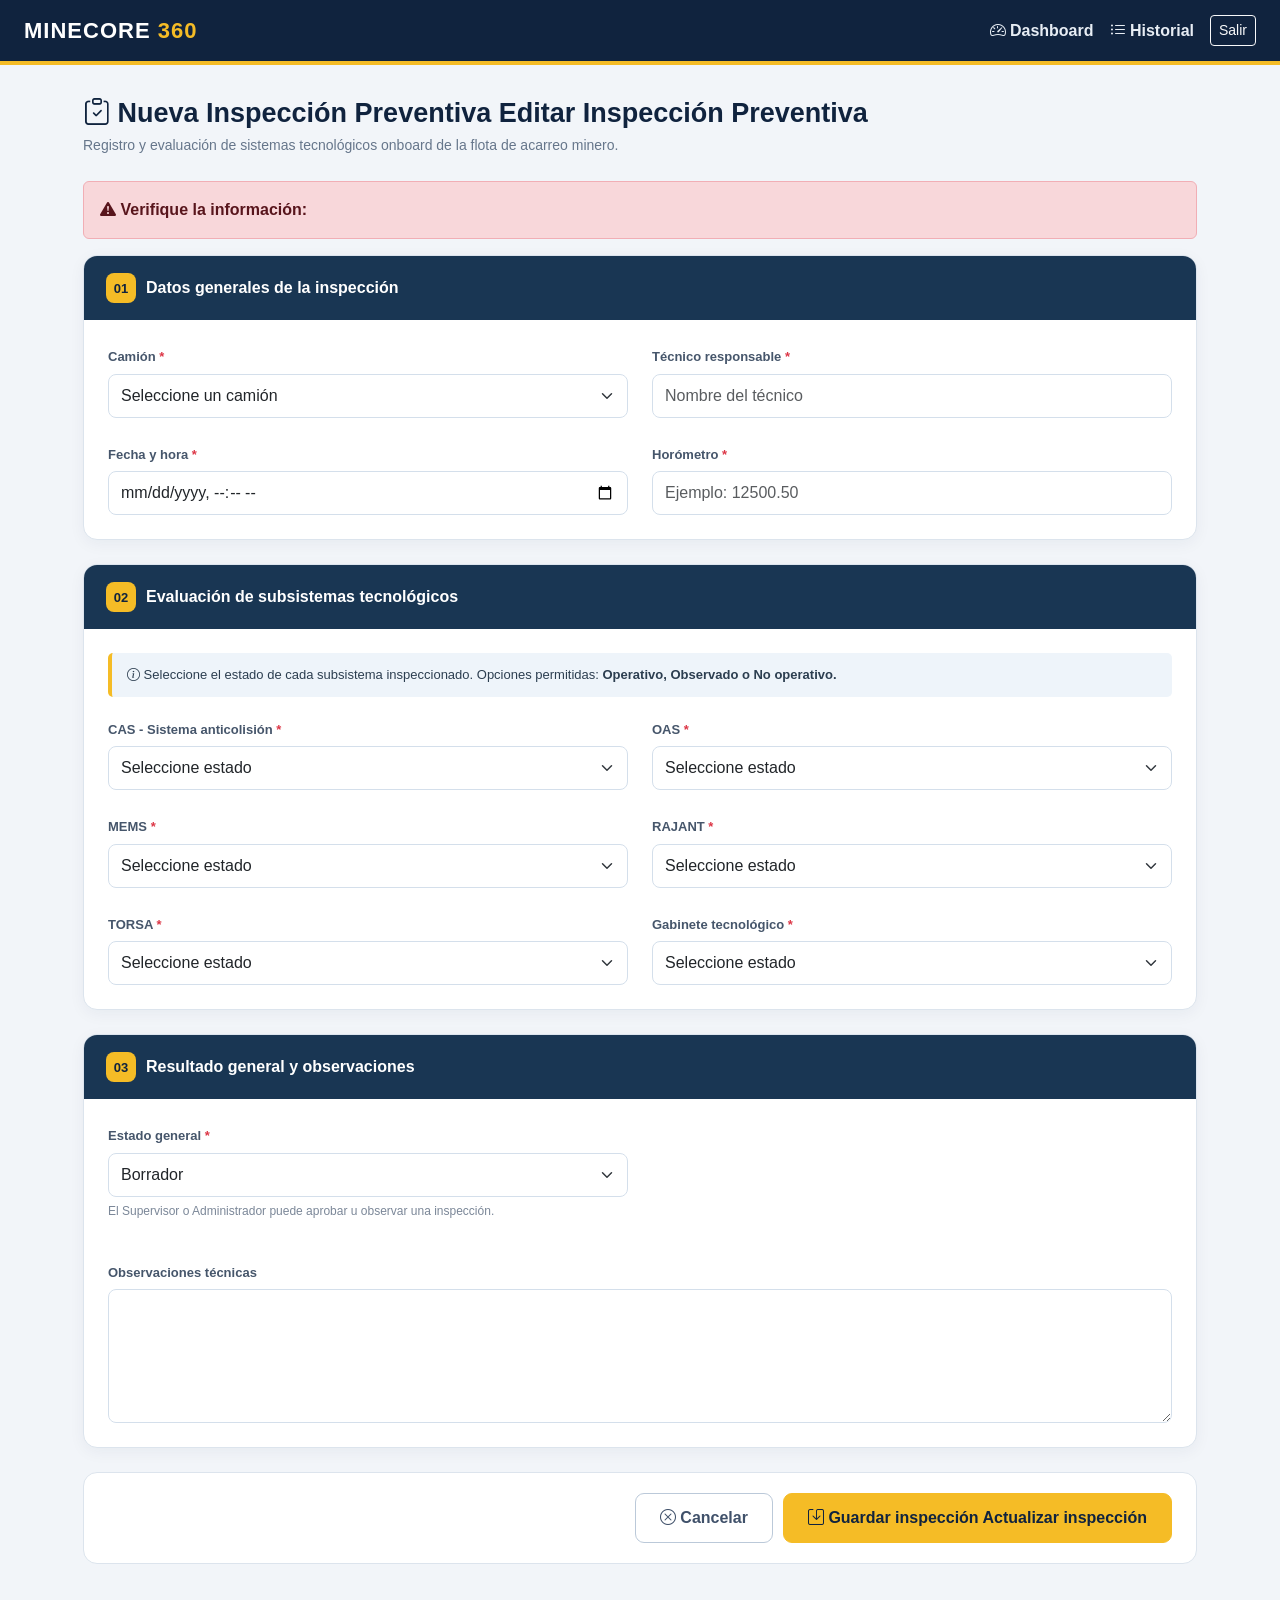
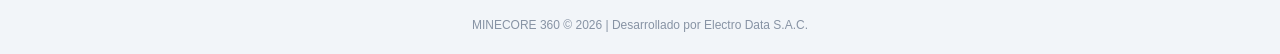
<file: src/main/resources/templates/inspecciones/formulario.html>
<!doctype html>
<html lang="es" xmlns:th="http://www.thymeleaf.org">
  <head>
    <meta charset="UTF-8" />
    <meta name="viewport" content="width=device-width, initial-scale=1.0" />

    <title>Formulario de Inspección | MINECORE 360</title>

    <link
      href="https://cdn.jsdelivr.net/npm/bootstrap@5.3.3/dist/css/bootstrap.min.css"
      rel="stylesheet"
    />

    <link
      href="https://cdn.jsdelivr.net/npm/bootstrap-icons@1.11.3/font/bootstrap-icons.min.css"
      rel="stylesheet"
    />

    <style>
      :root {
        --azul: #10233e;
        --azul-sec: #193653;
        --amarillo: #f5bc26;
        --fondo: #f2f5f9;
        --borde: #dce4ed;
      }

      body {
        margin: 0;
        background: var(--fondo);
        font-family: Arial, Helvetica, sans-serif;
        color: #2c3e50;
      }

      .navbar-minecore {
        background: var(--azul);
        border-bottom: 4px solid var(--amarillo);
        padding: 14px 0;
      }

      .marca {
        color: #fff !important;
        text-decoration: none;
        font-size: 22px;
        font-weight: 800;
        letter-spacing: 1px;
      }

      .marca span {
        color: var(--amarillo);
      }

      .nav-enlace {
        color: #e7edf4;
        text-decoration: none;
        font-weight: 600;
      }

      .nav-enlace:hover {
        color: var(--amarillo);
      }

      .contenedor {
        max-width: 1150px;
        margin: 32px auto;
        padding: 0 18px;
      }

      .titulo {
        font-size: 27px;
        font-weight: 800;
        color: var(--azul);
        margin-bottom: 6px;
      }

      .subtitulo {
        color: #66768b;
        font-size: 14px;
        margin-bottom: 25px;
      }

      .tarjeta {
        background: #fff;
        border: 1px solid var(--borde);
        border-radius: 14px;
        overflow: hidden;
        margin-bottom: 24px;
        box-shadow: 0 4px 16px rgba(20, 40, 70, 0.05);
      }

      .seccion-titulo {
        background: var(--azul-sec);
        color: #fff;
        padding: 17px 22px;
        font-weight: 800;
        display: flex;
        align-items: center;
        gap: 10px;
      }

      .seccion-titulo .numero {
        display: inline-flex;
        align-items: center;
        justify-content: center;
        background: var(--amarillo);
        color: var(--azul);
        width: 30px;
        height: 30px;
        border-radius: 8px;
        font-size: 13px;
        font-weight: 800;
      }

      .seccion-cuerpo {
        padding: 24px;
      }

      .form-label {
        font-size: 13px;
        font-weight: 700;
        color: #46566b;
        margin-bottom: 7px;
      }

      .form-control,
      .form-select {
        border: 1px solid #d4dfeb;
        border-radius: 8px;
        min-height: 44px;
      }

      .form-control:focus,
      .form-select:focus {
        border-color: #d8aa35;
        box-shadow: 0 0 0 3px rgba(245, 188, 38, 0.15);
      }

      textarea.form-control {
        min-height: 125px;
      }

      .requerido {
        color: #dc3545;
      }

      .ayuda {
        font-size: 12px;
        color: #7b8798;
        margin-top: 5px;
      }

      .btn-guardar {
        background: var(--amarillo);
        border: 1px solid var(--amarillo);
        color: var(--azul);
        font-weight: 800;
        padding: 12px 24px;
        border-radius: 9px;
      }

      .btn-guardar:hover {
        background: #e8ad15;
        color: var(--azul);
      }

      .btn-cancelar {
        background: #fff;
        border: 1px solid #bbc9d9;
        color: #40516a;
        font-weight: 700;
        padding: 12px 24px;
        border-radius: 9px;
      }

      .btn-cancelar:hover {
        background: #e9eef4;
      }

      .barra-acciones {
        background: #fff;
        border: 1px solid var(--borde);
        border-radius: 14px;
        padding: 20px 24px;
        display: flex;
        justify-content: flex-end;
        flex-wrap: wrap;
        gap: 10px;
      }

      .estado-info {
        background: #eef4fa;
        border-left: 4px solid var(--amarillo);
        padding: 12px 15px;
        font-size: 13px;
        border-radius: 5px;
        margin-bottom: 20px;
      }

      .pie {
        text-align: center;
        color: #8793a4;
        font-size: 12px;
        padding: 20px;
      }

      @media (max-width: 768px) {
        .titulo {
          font-size: 23px;
        }

        .seccion-cuerpo {
          padding: 17px;
        }

        .barra-acciones {
          justify-content: stretch;
        }

        .barra-acciones .btn {
          width: 100%;
        }
      }
    </style>
  </head>

  <body>
    <!-- BARRA SUPERIOR -->
    <nav class="navbar navbar-minecore">
      <div class="container-fluid px-4">
        <a class="marca" th:href="@{/dashboard}"> MINECORE <span>360</span> </a>

        <div class="d-flex align-items-center gap-3">
          <a class="nav-enlace" th:href="@{/dashboard}">
            <i class="bi bi-speedometer2"></i>
            Dashboard
          </a>

          <a class="nav-enlace" th:href="@{/inspecciones}">
            <i class="bi bi-list-ul"></i>
            Historial
          </a>

          <form th:action="@{/logout}" method="post" class="m-0">
            <button type="submit" class="btn btn-sm btn-outline-light">
              Salir
            </button>
          </form>
        </div>
      </div>
    </nav>

    <main class="contenedor">
      <h1 class="titulo">
        <i class="bi bi-clipboard-check"></i>

        <span th:if="${inspeccion.id == null}">
          Nueva Inspección Preventiva
        </span>

        <span th:unless="${inspeccion.id == null}">
          Editar Inspección Preventiva
        </span>
      </h1>

      <p class="subtitulo">
        Registro y evaluación de sistemas tecnológicos onboard de la flota de
        acarreo minero.
      </p>

      <!-- ERRORES GENERALES -->
      <div class="alert alert-danger" th:if="${mensajeError != null}">
        <i class="bi bi-exclamation-triangle-fill"></i>
        <strong>Verifique la información:</strong>

        <span th:text="${mensajeError}"></span>
      </div>

      <!--
        FORMULARIO PRINCIPAL
        Spring Security mantiene protección CSRF.
    -->
      <form
        th:action="@{/inspecciones/guardar}"
        th:object="${inspeccion}"
        method="post"
      >
        <!-- ID PARA EDICION -->
        <input type="hidden" th:field="*{id}" />

        <!-- SECCION 01 -->
        <section class="tarjeta">
          <div class="seccion-titulo">
            <span class="numero">01</span>
            Datos generales de la inspección
          </div>

          <div class="seccion-cuerpo">
            <div class="row g-4">
              <!-- CAMION -->
              <div class="col-md-6">
                <label for="camion" class="form-label">
                  Camión
                  <span class="requerido">*</span>
                </label>

                <select
                  id="camion"
                  name="camion.id"
                  class="form-select"
                  th:classappend="${#fields.hasErrors('camion') ? 'is-invalid' : ''}"
                  required
                >
                  <option value="">Seleccione un camión</option>

                  <option
                    th:each="c : ${camiones}"
                    th:value="${c.id}"
                    th:text="${c.codigo}"
                    th:selected="${inspeccion.camion != null and inspeccion.camion.id == c.id}"
                  ></option>
                </select>

                <div
                  class="invalid-feedback"
                  th:if="${#fields.hasErrors('camion')}"
                  th:errors="*{camion}"
                ></div>
              </div>

              <!-- TECNICO -->
              <div class="col-md-6">
                <label for="tecnico" class="form-label">
                  Técnico responsable
                  <span class="requerido">*</span>
                </label>

                <input
                  type="text"
                  id="tecnico"
                  class="form-control"
                  th:field="*{tecnico}"
                  th:classappend="${#fields.hasErrors('tecnico') ? 'is-invalid' : ''}"
                  maxlength="100"
                  required
                  placeholder="Nombre del técnico"
                />

                <div
                  class="invalid-feedback"
                  th:if="${#fields.hasErrors('tecnico')}"
                  th:errors="*{tecnico}"
                ></div>
              </div>

              <!-- FECHA Y HORA -->
              <div class="col-md-6">
                <label for="fechaInspeccion" class="form-label">
                  Fecha y hora
                  <span class="requerido">*</span>
                </label>

                <input
                  type="datetime-local"
                  id="fechaInspeccion"
                  name="fechaInspeccion"
                  class="form-control"
                  th:classappend="${#fields.hasErrors('fechaInspeccion') ? 'is-invalid' : ''}"
                  th:value="${inspeccion.fechaInspeccion != null ? #temporals.format(inspeccion.fechaInspeccion, 'yyyy-MM-dd''T''HH:mm') : ''}"
                  required
                />

                <div
                  class="invalid-feedback"
                  th:if="${#fields.hasErrors('fechaInspeccion')}"
                  th:errors="*{fechaInspeccion}"
                ></div>
              </div>

              <!-- HOROMETRO -->
              <div class="col-md-6">
                <label for="horometro" class="form-label">
                  Horómetro
                  <span class="requerido">*</span>
                </label>

                <input
                  type="number"
                  id="horometro"
                  class="form-control"
                  th:field="*{horometro}"
                  th:classappend="${#fields.hasErrors('horometro') ? 'is-invalid' : ''}"
                  min="0"
                  step="0.01"
                  required
                  placeholder="Ejemplo: 12500.50"
                />

                <div
                  class="invalid-feedback"
                  th:if="${#fields.hasErrors('horometro')}"
                  th:errors="*{horometro}"
                ></div>
              </div>
            </div>
          </div>
        </section>

        <!-- SECCION 02 -->
        <section class="tarjeta">
          <div class="seccion-titulo">
            <span class="numero">02</span>
            Evaluación de subsistemas tecnológicos
          </div>

          <div class="seccion-cuerpo">
            <div class="estado-info">
              <i class="bi bi-info-circle"></i>

              Seleccione el estado de cada subsistema inspeccionado. Opciones
              permitidas:
              <strong>Operativo, Observado o No operativo.</strong>
            </div>

            <div class="row g-4">
              <!-- CAS -->
              <div class="col-md-6">
                <label for="cas" class="form-label">
                  CAS - Sistema anticolisión
                  <span class="requerido">*</span>
                </label>

                <select
                  id="cas"
                  class="form-select"
                  th:field="*{cas}"
                  th:classappend="${#fields.hasErrors('cas') ? 'is-invalid' : ''}"
                  required
                >
                  <option value="">Seleccione estado</option>

                  <option value="OPERATIVO">Operativo</option>

                  <option value="OBSERVADO">Observado</option>

                  <option value="NO OPERATIVO">No operativo</option>
                </select>

                <div
                  class="invalid-feedback"
                  th:if="${#fields.hasErrors('cas')}"
                  th:errors="*{cas}"
                ></div>
              </div>

              <!-- OAS -->
              <div class="col-md-6">
                <label for="oas" class="form-label">
                  OAS
                  <span class="requerido">*</span>
                </label>

                <select
                  id="oas"
                  class="form-select"
                  th:field="*{oas}"
                  th:classappend="${#fields.hasErrors('oas') ? 'is-invalid' : ''}"
                  required
                >
                  <option value="">Seleccione estado</option>

                  <option value="OPERATIVO">Operativo</option>

                  <option value="OBSERVADO">Observado</option>

                  <option value="NO OPERATIVO">No operativo</option>
                </select>

                <div
                  class="invalid-feedback"
                  th:if="${#fields.hasErrors('oas')}"
                  th:errors="*{oas}"
                ></div>
              </div>

              <!-- MEMS -->
              <div class="col-md-6">
                <label for="mems" class="form-label">
                  MEMS
                  <span class="requerido">*</span>
                </label>

                <select
                  id="mems"
                  class="form-select"
                  th:field="*{mems}"
                  th:classappend="${#fields.hasErrors('mems') ? 'is-invalid' : ''}"
                  required
                >
                  <option value="">Seleccione estado</option>

                  <option value="OPERATIVO">Operativo</option>

                  <option value="OBSERVADO">Observado</option>

                  <option value="NO OPERATIVO">No operativo</option>
                </select>

                <div
                  class="invalid-feedback"
                  th:if="${#fields.hasErrors('mems')}"
                  th:errors="*{mems}"
                ></div>
              </div>

              <!-- RAJANT -->
              <div class="col-md-6">
                <label for="rajant" class="form-label">
                  RAJANT
                  <span class="requerido">*</span>
                </label>

                <select
                  id="rajant"
                  class="form-select"
                  th:field="*{rajant}"
                  th:classappend="${#fields.hasErrors('rajant') ? 'is-invalid' : ''}"
                  required
                >
                  <option value="">Seleccione estado</option>

                  <option value="OPERATIVO">Operativo</option>

                  <option value="OBSERVADO">Observado</option>

                  <option value="NO OPERATIVO">No operativo</option>
                </select>

                <div
                  class="invalid-feedback"
                  th:if="${#fields.hasErrors('rajant')}"
                  th:errors="*{rajant}"
                ></div>
              </div>

              <!-- TORSA -->
              <div class="col-md-6">
                <label for="torsa" class="form-label">
                  TORSA
                  <span class="requerido">*</span>
                </label>

                <select
                  id="torsa"
                  class="form-select"
                  th:field="*{torsa}"
                  th:classappend="${#fields.hasErrors('torsa') ? 'is-invalid' : ''}"
                  required
                >
                  <option value="">Seleccione estado</option>

                  <option value="OPERATIVO">Operativo</option>

                  <option value="OBSERVADO">Observado</option>

                  <option value="NO OPERATIVO">No operativo</option>
                </select>

                <div
                  class="invalid-feedback"
                  th:if="${#fields.hasErrors('torsa')}"
                  th:errors="*{torsa}"
                ></div>
              </div>

              <!-- GABINETE -->
              <div class="col-md-6">
                <label for="gabinete" class="form-label">
                  Gabinete tecnológico
                  <span class="requerido">*</span>
                </label>

                <select
                  id="gabinete"
                  class="form-select"
                  th:field="*{gabinete}"
                  th:classappend="${#fields.hasErrors('gabinete') ? 'is-invalid' : ''}"
                  required
                >
                  <option value="">Seleccione estado</option>

                  <option value="OPERATIVO">Operativo</option>

                  <option value="OBSERVADO">Observado</option>

                  <option value="NO OPERATIVO">No operativo</option>
                </select>

                <div
                  class="invalid-feedback"
                  th:if="${#fields.hasErrors('gabinete')}"
                  th:errors="*{gabinete}"
                ></div>
              </div>
            </div>
          </div>
        </section>

        <!-- SECCION 03 -->
        <section class="tarjeta">
          <div class="seccion-titulo">
            <span class="numero">03</span>
            Resultado general y observaciones
          </div>

          <div class="seccion-cuerpo">
            <div class="row g-4">
              <!-- ESTADO GENERAL -->
              <div class="col-md-6">
                <label for="estado" class="form-label">
                  Estado general
                  <span class="requerido">*</span>
                </label>

                <select
                  id="estado"
                  class="form-select"
                  th:field="*{estado}"
                  th:classappend="${#fields.hasErrors('estado') ? 'is-invalid' : ''}"
                  required
                >
                  <option value="BORRADOR">Borrador</option>

                  <option value="PENDIENTE">Pendiente</option>

                  <!--
                                Se muestran a usuarios
                                privilegiados solamente
                                cuando el controlador
                                envía esEstandar.
                            -->
                  <option value="OBSERVADA" th:unless="${esEstandar == true}">
                    Observada
                  </option>

                  <option value="APROBADA" th:unless="${esEstandar == true}">
                    Aprobada
                  </option>
                </select>

                <div
                  class="invalid-feedback"
                  th:if="${#fields.hasErrors('estado')}"
                  th:errors="*{estado}"
                ></div>

                <p class="ayuda">
                  El Supervisor o Administrador puede aprobar u observar una
                  inspección.
                </p>
              </div>

              <!-- OBSERVACIONES -->
              <div class="col-12">
                <label for="observaciones" class="form-label">
                  Observaciones técnicas
                </label>

                <textarea
                  id="observaciones"
                  class="form-control"
                  rows="5"
                  th:field="*{observaciones}"
                  placeholder="Describa hallazgos, anomalías, recomendaciones o acciones necesarias..."
                >
                </textarea>
              </div>
            </div>
          </div>
        </section>

        <!-- BOTONES -->
        <div class="barra-acciones">
          <a class="btn btn-cancelar" th:href="@{/inspecciones}">
            <i class="bi bi-x-circle"></i>
            Cancelar
          </a>

          <button type="submit" class="btn btn-guardar">
            <i class="bi bi-save"></i>

            <span th:if="${inspeccion.id == null}"> Guardar inspección </span>

            <span th:unless="${inspeccion.id == null}">
              Actualizar inspección
            </span>
          </button>
        </div>
      </form>
    </main>

    <footer class="pie">
      MINECORE 360 © 2026 | Desarrollado por Electro Data S.A.C.
    </footer>

    <script src="https://cdn.jsdelivr.net/npm/bootstrap@5.3.3/dist/js/bootstrap.bundle.min.js"></script>
  </body>
</html>
</file>
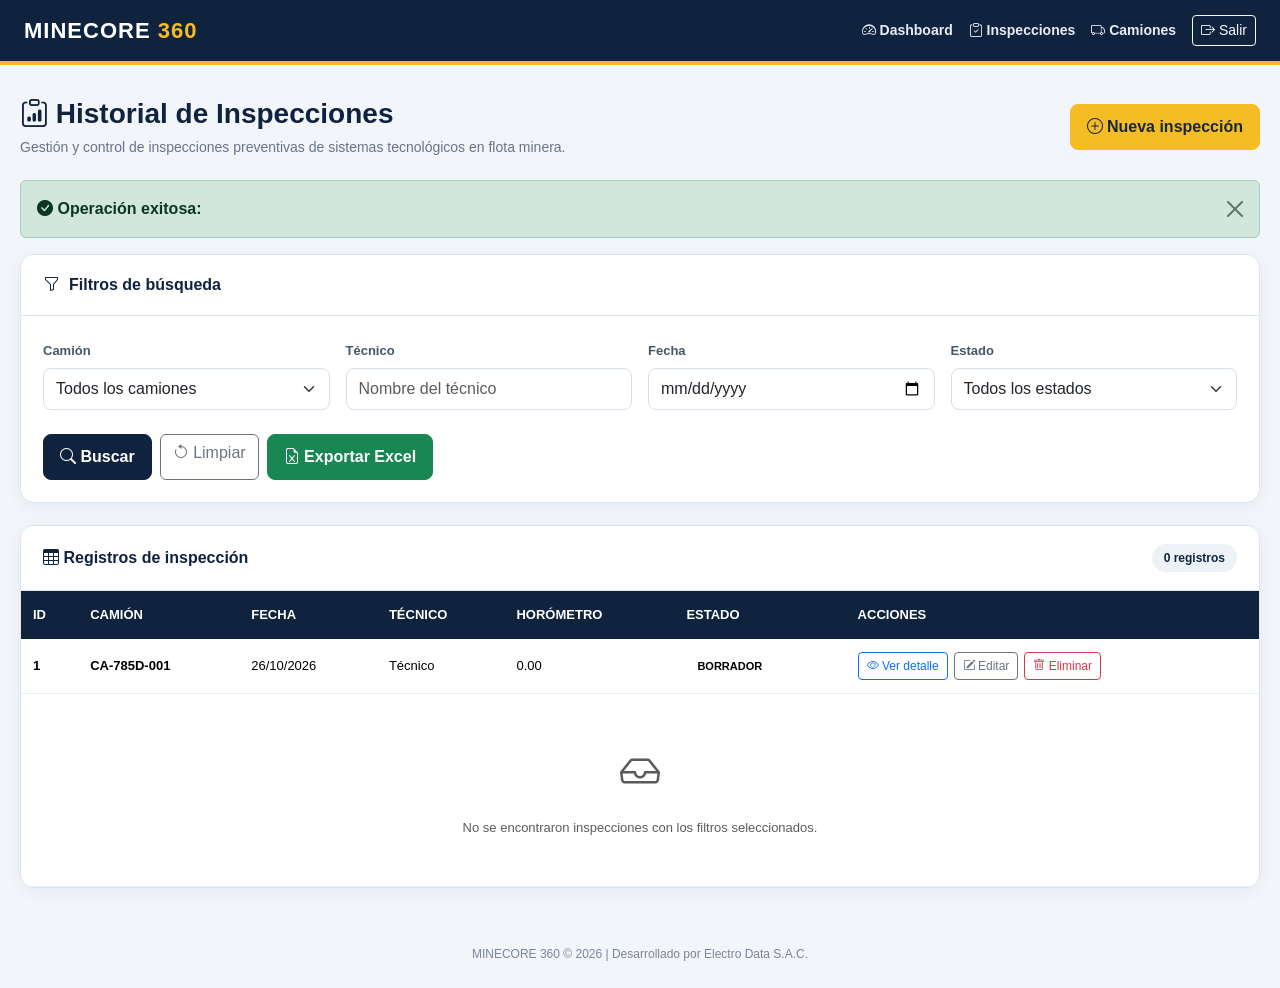
<file: src/main/resources/templates/inspecciones/lista.html>
<!doctype html>
<html lang="es" xmlns:th="http://www.thymeleaf.org">
  <head>
    <meta charset="UTF-8" />
    <meta name="viewport" content="width=device-width, initial-scale=1.0" />

    <title>Historial de Inspecciones | MINECORE 360</title>

    <link
      href="https://cdn.jsdelivr.net/npm/bootstrap@5.3.3/dist/css/bootstrap.min.css"
      rel="stylesheet"
    />

    <link
      href="https://cdn.jsdelivr.net/npm/bootstrap-icons@1.11.3/font/bootstrap-icons.min.css"
      rel="stylesheet"
    />

    <style>
      :root {
        --azul: #10233e;
        --azul-sec: #183455;
        --amarillo: #f5bc26;
        --fondo: #f2f5f9;
        --borde: #dce4ed;
        --texto: #28384d;
      }

      body {
        background: var(--fondo);
        color: var(--texto);
        font-family: Arial, Helvetica, sans-serif;
        margin: 0;
      }

      .navbar-minecore {
        background: var(--azul);
        border-bottom: 4px solid var(--amarillo);
        padding: 14px 0;
      }

      .marca {
        color: #fff !important;
        font-size: 22px;
        font-weight: 800;
        letter-spacing: 1px;
        text-decoration: none;
      }

      .marca span {
        color: var(--amarillo);
      }

      .nav-enlace {
        color: #e8edf5;
        text-decoration: none;
        font-weight: 600;
        font-size: 14px;
      }

      .nav-enlace:hover {
        color: var(--amarillo);
      }

      .contenedor {
        max-width: 1450px;
        margin: 32px auto;
        padding: 0 20px;
      }

      .encabezado {
        display: flex;
        justify-content: space-between;
        align-items: center;
        flex-wrap: wrap;
        gap: 15px;
        margin-bottom: 22px;
      }

      .titulo {
        color: var(--azul);
        font-weight: 800;
        font-size: 28px;
        margin: 0;
      }

      .subtitulo {
        color: #66758b;
        font-size: 14px;
        margin-top: 6px;
        margin-bottom: 0;
      }

      .tarjeta {
        background: #fff;
        border: 1px solid var(--borde);
        border-radius: 14px;
        box-shadow: 0 4px 16px rgba(20, 40, 70, 0.05);
        margin-bottom: 22px;
        overflow: hidden;
      }

      .tarjeta-titulo {
        background: #fff;
        padding: 18px 22px;
        border-bottom: 1px solid var(--borde);
        display: flex;
        align-items: center;
        gap: 10px;
        color: var(--azul);
        font-weight: 800;
      }

      .tarjeta-cuerpo {
        padding: 22px;
      }

      .form-label {
        font-size: 13px;
        font-weight: 700;
        color: #47566a;
      }

      .form-control,
      .form-select {
        border-color: #d5dfea;
        border-radius: 8px;
        min-height: 42px;
      }

      .form-control:focus,
      .form-select:focus {
        border-color: #d3a229;
        box-shadow: 0 0 0 3px rgba(245, 188, 38, 0.15);
      }

      .btn-amarillo {
        background: var(--amarillo);
        border: 1px solid var(--amarillo);
        color: #17283c;
        font-weight: 800;
        border-radius: 8px;
        padding: 10px 16px;
      }

      .btn-amarillo:hover {
        background: #e5ac16;
        border-color: #e5ac16;
        color: #17283c;
      }

      .btn-azul {
        background: var(--azul);
        border: 1px solid var(--azul);
        color: #fff;
        font-weight: 700;
        border-radius: 8px;
        padding: 10px 16px;
      }

      .btn-azul:hover {
        background: #254465;
        color: #fff;
      }

      .btn-exportar {
        background: #198754;
        color: #fff;
        border: 1px solid #198754;
        border-radius: 8px;
        font-weight: 700;
        padding: 10px 16px;
      }

      .btn-exportar:hover {
        background: #146c43;
        color: #fff;
      }

      .tabla-minecore {
        margin-bottom: 0;
        font-size: 13px;
      }

      .tabla-minecore thead th {
        background: var(--azul);
        color: #fff;
        padding: 14px 12px;
        white-space: nowrap;
        font-weight: 700;
        border: none;
      }

      .tabla-minecore tbody td {
        padding: 13px 12px;
        vertical-align: middle;
        border-color: #e8edf2;
      }

      .tabla-minecore tbody tr:hover {
        background: #f8fafc;
      }

      .etiqueta-estado {
        display: inline-block;
        padding: 6px 11px;
        border-radius: 20px;
        font-size: 11px;
        font-weight: 800;
      }

      .estado-borrador {
        background: #e9edf2;
        color: #475569;
      }

      .estado-pendiente {
        background: #fff1c5;
        color: #916000;
      }

      .estado-observada {
        background: #ffe0df;
        color: #b42318;
      }

      .estado-aprobada {
        background: #daf5e7;
        color: #087647;
      }

      .acciones {
        display: flex;
        gap: 6px;
        flex-wrap: nowrap;
      }

      .acciones .btn {
        white-space: nowrap;
        font-size: 12px;
      }

      .contador {
        background: #edf2f7;
        color: var(--azul);
        padding: 5px 12px;
        border-radius: 20px;
        font-size: 12px;
        font-weight: 800;
      }

      .pie {
        text-align: center;
        color: #78869a;
        font-size: 12px;
        padding: 25px;
      }

      @media (max-width: 768px) {
        .titulo {
          font-size: 23px;
        }

        .contenedor {
          margin-top: 20px;
          padding: 0 12px;
        }

        .tarjeta-cuerpo {
          padding: 16px;
        }

        .acciones {
          flex-wrap: wrap;
        }
      }
    </style>
  </head>

  <body>
    <!-- BARRA SUPERIOR -->
    <nav class="navbar navbar-minecore">
      <div class="container-fluid px-4">
        <a class="marca" th:href="@{/dashboard}"> MINECORE <span>360</span> </a>

        <div class="d-flex align-items-center flex-wrap gap-3">
          <a class="nav-enlace" th:href="@{/dashboard}">
            <i class="bi bi-speedometer2"></i>
            Dashboard
          </a>

          <a class="nav-enlace" th:href="@{/inspecciones}">
            <i class="bi bi-clipboard-check"></i>
            Inspecciones
          </a>

          <a
            class="nav-enlace"
            th:href="@{/camiones}"
            th:if="${esAdmin or !esEstandar}"
          >
            <i class="bi bi-truck"></i>
            Camiones
          </a>

          <form th:action="@{/logout}" method="post" class="m-0">
            <button type="submit" class="btn btn-sm btn-outline-light">
              <i class="bi bi-box-arrow-right"></i>
              Salir
            </button>
          </form>
        </div>
      </div>
    </nav>

    <main class="contenedor">
      <!-- ENCABEZADO -->
      <div class="encabezado">
        <div>
          <h1 class="titulo">
            <i class="bi bi-clipboard-data"></i>
            Historial de Inspecciones
          </h1>

          <p class="subtitulo">
            Gestión y control de inspecciones preventivas de sistemas
            tecnológicos en flota minera.
          </p>
        </div>

        <a class="btn btn-amarillo" th:href="@{/inspecciones/nueva}">
          <i class="bi bi-plus-circle"></i>
          Nueva inspección
        </a>
      </div>

      <!-- MENSAJE DE EXITO -->
      <div
        class="alert alert-success alert-dismissible fade show"
        role="alert"
        th:if="${mensajeExito != null}"
      >
        <i class="bi bi-check-circle-fill"></i>

        <strong>Operación exitosa:</strong>

        <span th:text="${mensajeExito}"></span>

        <button
          type="button"
          class="btn-close"
          data-bs-dismiss="alert"
          aria-label="Cerrar"
        ></button>
      </div>

      <!-- FILTROS -->
      <section class="tarjeta">
        <div class="tarjeta-titulo">
          <i class="bi bi-funnel"></i>
          Filtros de búsqueda
        </div>

        <div class="tarjeta-cuerpo">
          <form th:action="@{/inspecciones}" method="get">
            <div class="row g-3">
              <!-- CAMION -->
              <div class="col-lg-3 col-md-6">
                <label for="camionId" class="form-label"> Camión </label>

                <select id="camionId" name="camionId" class="form-select">
                  <option value="">Todos los camiones</option>

                  <option
                    th:each="c : ${camiones}"
                    th:value="${c.id}"
                    th:text="${c.codigo}"
                    th:selected="${camionId != null and camionId == c.id}"
                  ></option>
                </select>
              </div>

              <!-- TECNICO -->
              <div class="col-lg-3 col-md-6">
                <label for="tecnico" class="form-label"> Técnico </label>

                <input
                  type="text"
                  id="tecnico"
                  name="tecnico"
                  class="form-control"
                  placeholder="Nombre del técnico"
                  th:value="${tecnico}"
                />
              </div>

              <!-- FECHA -->
              <div class="col-lg-3 col-md-6">
                <label for="fecha" class="form-label"> Fecha </label>

                <input
                  type="date"
                  id="fecha"
                  name="fecha"
                  class="form-control"
                  th:value="${fecha}"
                />
              </div>

              <!-- ESTADO -->
              <div class="col-lg-3 col-md-6">
                <label for="estado" class="form-label"> Estado </label>

                <select id="estado" name="estado" class="form-select">
                  <option value="">Todos los estados</option>

                  <option
                    value="BORRADOR"
                    th:selected="${estado == 'BORRADOR'}"
                  >
                    Borrador
                  </option>

                  <option
                    value="PENDIENTE"
                    th:selected="${estado == 'PENDIENTE'}"
                  >
                    Pendiente
                  </option>

                  <option
                    value="OBSERVADA"
                    th:selected="${estado == 'OBSERVADA'}"
                  >
                    Observada
                  </option>

                  <option
                    value="APROBADA"
                    th:selected="${estado == 'APROBADA'}"
                  >
                    Aprobada
                  </option>
                </select>
              </div>
            </div>

            <!-- BOTONES FILTROS -->
            <div class="d-flex flex-wrap gap-2 mt-4">
              <button type="submit" class="btn btn-azul">
                <i class="bi bi-search"></i>
                Buscar
              </button>

              <a class="btn btn-outline-secondary" th:href="@{/inspecciones}">
                <i class="bi bi-arrow-counterclockwise"></i>
                Limpiar
              </a>

              <!--
                        EXPORTACION EXCEL:
                        Envía los filtros del formulario.
                        El servidor restringe por usuario.
                    -->
              <button
                type="submit"
                class="btn btn-exportar"
                th:formaction="@{/inspecciones/exportar/excel}"
                formmethod="get"
              >
                <i class="bi bi-file-earmark-excel"></i>
                Exportar Excel
              </button>
            </div>
          </form>
        </div>
      </section>

      <!-- TABLA -->
      <section class="tarjeta">
        <div class="tarjeta-titulo d-flex justify-content-between">
          <span>
            <i class="bi bi-table"></i>
            Registros de inspección
          </span>

          <span
            class="contador"
            th:text="|${#lists.size(inspecciones)} registros|"
          >
            0 registros
          </span>
        </div>

        <div class="table-responsive">
          <table class="table tabla-minecore">
            <thead>
              <tr>
                <th>ID</th>
                <th>CAMIÓN</th>
                <th>FECHA</th>
                <th>TÉCNICO</th>
                <th>HORÓMETRO</th>
                <th>ESTADO</th>
                <th>ACCIONES</th>
              </tr>
            </thead>

            <tbody>
              <tr th:each="inspeccion : ${inspecciones}">
                <td>
                  <strong th:text="${inspeccion.id}"> 1 </strong>
                </td>

                <td>
                  <strong th:text="${inspeccion.camion.codigo}">
                    CA-785D-001
                  </strong>
                </td>

                <td
                  th:text="${#temporals.format(inspeccion.fechaInspeccion, 'dd/MM/yyyy HH:mm')}"
                >
                  26/10/2026
                </td>

                <td th:text="${inspeccion.tecnico}">Técnico</td>

                <td th:text="${inspeccion.horometro}">0.00</td>

                <td>
                  <span
                    class="etiqueta-estado"
                    th:classappend="${inspeccion.estado == 'APROBADA' ? 'estado-aprobada' :
                                      (inspeccion.estado == 'OBSERVADA' ? 'estado-observada' :
                                      (inspeccion.estado == 'PENDIENTE' ? 'estado-pendiente' : 'estado-borrador'))}"
                    th:text="${inspeccion.estado}"
                  >
                    BORRADOR
                  </span>
                </td>

                <td>
                  <div class="acciones">
                    <!-- DETALLE -->
                    <a
                      class="btn btn-sm btn-outline-primary"
                      th:href="@{/inspecciones/detalle/{id}(id=${inspeccion.id})}"
                    >
                      <i class="bi bi-eye"></i>
                      Ver detalle
                    </a>

                    <!-- EDITAR -->
                    <a
                      class="btn btn-sm btn-outline-secondary"
                      th:href="@{/inspecciones/editar/{id}(id=${inspeccion.id})}"
                    >
                      <i class="bi bi-pencil-square"></i>
                      Editar
                    </a>

                    <!-- ELIMINAR: SOLO ADMIN -->
                    <form
                      th:if="${esAdmin}"
                      th:action="@{/inspecciones/eliminar/{id}(id=${inspeccion.id})}"
                      method="post"
                      class="m-0"
                      onsubmit="
                        return confirm(
                          '¿Está seguro de eliminar esta inspección?',
                        );
                      "
                    >
                      <button
                        type="submit"
                        class="btn btn-sm btn-outline-danger"
                      >
                        <i class="bi bi-trash"></i>
                        Eliminar
                      </button>
                    </form>
                  </div>
                </td>
              </tr>

              <!-- SIN REGISTROS -->
              <tr th:if="${#lists.isEmpty(inspecciones)}">
                <td colspan="7" class="text-center py-5 text-muted">
                  <i class="bi bi-inbox fs-1 d-block mb-3"></i>

                  No se encontraron inspecciones con los filtros seleccionados.
                </td>
              </tr>
            </tbody>
          </table>
        </div>
      </section>
    </main>

    <footer class="pie">
      MINECORE 360 © 2026 | Desarrollado por Electro Data S.A.C.
    </footer>

    <script src="https://cdn.jsdelivr.net/npm/bootstrap@5.3.3/dist/js/bootstrap.bundle.min.js"></script>
  </body>
</html>
</file>
